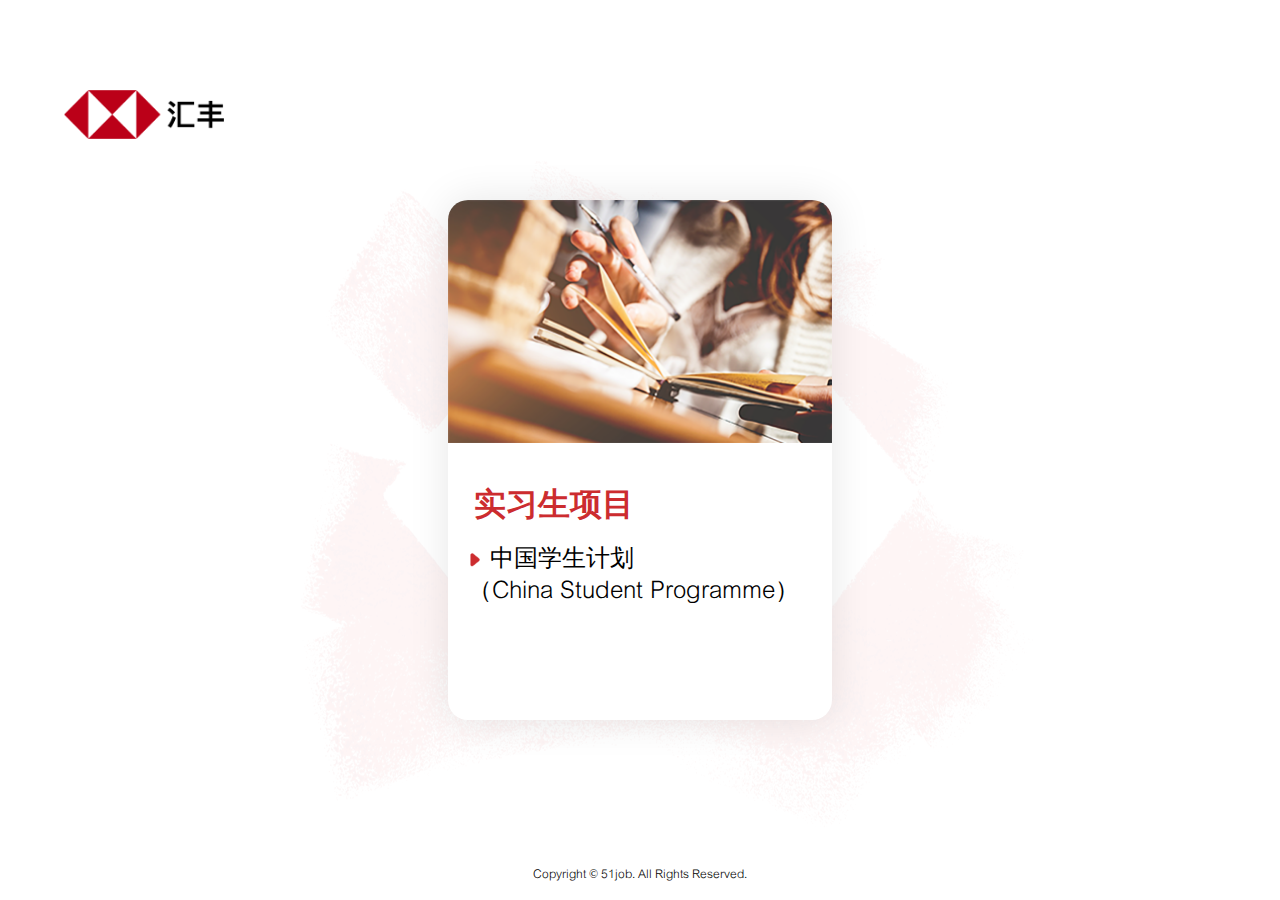
<file: index.html>
<!DOCTYPE html>
<html lang="en">
<head>
  <!-- JSl70ee6Jeu8oxGMrnHo3wvqVj9bJJhqny8ovd8jeAdW8zS6lGyMfg4YvP5ZGYLPdS2XzC8arn1nfU9tlh5NT6Po3hvJfE0NNgPdnr4VinI= -->
  <!-- 是否使用数据接口：否 -->
  <meta charset="UTF-8">
  <meta name="viewport" content="width=device-width, initial-scale=1.0">
  <meta http-equiv="X-UA-Compatible" content="ie=edge">
  <meta http-equiv="Content-Type" content="text/html; charset=utf-8" />
  <meta name="viewport" content="width=device-width,initial-scale=1" />
  <title>汇丰银行2025校园招聘</title>
  <meta content="汇丰银行2025校园招聘，前程无忧为您提供最新招聘职位，校园招聘信息，面试技巧等。帮助您顺利踏入汇丰银行2025校园的大门，开启一段崭新的职业生涯。" name="description">
  <meta content="汇丰银行2025校园招聘,汇丰银行2025校园招聘信息,汇丰银行2025校园招聘" name="keywords">
  <meta http-equiv="expires" content="0">
  <meta http-equiv="pragma" content="no-cache">
  <meta http-equiv="cache-control" content="no-cache">
  <meta name="format-detection" content="telephone=no">
  <meta name="viewport" content="width=device-width,initial-scale=1,minimum-scale=1,maximum-scale=1,user-scalable=no" />
  <meta name="viewport" content="width=1280">
  <meta name="robots" content="all" />
  <meta http-equiv="cache-control" content="no-siteapp">
  <meta name="render" content="webkit|ie-comp|ie-stand">
  <link rel="stylesheet" href="./css/reset.min.css">
  <!-- <link rel="stylesheet" href="./css/style.css"> -->
  <!-- <script src="https://campus.51job.com/51job-ideal-cdn/ienv/2022d1d1d5/ienv.min.js"></script>
  <script src="https://campus.51job.com/51job-ideal-cdn/jquery/2022d1d12d4/jquery.min.js"></script> -->
  <script type="text/javascript">
    if (/(iPhone|iPad|iPod|iOS|Android)/i.test(navigator.userAgent)) {
      window.location.href="./m/index.html"
    } else {

    }
  </script>
  <!-- 51统计 -->
  <link rel="stylesheet" type="text/css" href="css/reset.min.css" />
  <script>
    var sId = "2bcb8d4c5956c9aa0345824df34c0d81";
    show = document.createElement("script");
    show.src = "//analysis.51job.com/show.js?" + sId;
    var headElement = document.getElementsByTagName("head")[0];
    headElement.appendChild(show);
   </script>
                   
  <style type="text/css">
    body{
      font-family: 'light';
    }
    /*版权*/
    .copyright {
      position: absolute;
      bottom:0;
      width: 100%;
      text-align: center;
      height: 50px;
      line-height: 50px;
      color: #000;
      font-size: 12px;
      z-index: 20;
    }

    #demo1{
      height: 100vh;
      width: 100%;
      position: relative;
      background: url(images/zsj.png) no-repeat top left/100% 100%;
    }
    .s1-content{
      height:  calc(100% - 160px); /* 设置容器高度为 100% */
      display: flex;
      flex-direction: column;
      justify-content: center; /* 水平居中 */
      align-items: center; /* 垂直居中 */

    }
    .navbox{
        display: flex;
        justify-content: center; /* 水平居中 */
        align-items: center; /* 垂直居中 */
        cursor: pointer;
    }
    .navbox .l,
    .navbox .r,
    .navbox .c{
      width: 384px;
	    height:520px;  
      background-color: #ffffff;
      box-shadow: 0px 0px 40px 0px 
        rgba(0, 0, 0, 0.1);
      border-radius: 20px;
      margin-top: 180px;
    }
    .navbox .l img,
    .navbox .r img,
    .navbox .c img{
      width: 100%;
      border-radius: 20px 20px 0px 0px;
    }
    .navbox .l{
      margin-right: 50px;
    }
    .navbox p{
      padding-left: 20px;
      padding-bottom: 15px;
      box-sizing: border-box;
      font-size: 24px;
    }
    .navbox h2{
      font-size: 32px;
	    color: #cc2c2f;
      padding: 36px 0px 15px 26px;
      box-sizing: border-box;
    }
    @media (max-width: 1200px) {
      .navbox .l,
      .navbox .r,
      .navbox .c{
        flex: 1;
        width: auto;
        height:520px;  
        background-color: #ffffff;
        box-shadow: 0px 0px 40px 0px 
          rgba(0, 0, 0, 0.1);
        border-radius: 20px;
        margin-top: 180px;
      }
    }
    .logo{
      position: absolute;
      top: 10%;
      left: 5%;
      box-sizing: border-box;
      width: 160px;
	    height: 49px;
    }
    .sjx{
      width: 15px !important;
      height: 15px !important;
      vertical-align: middle;
      /* margin-right: 15px; */
    }
    .navbox a{
      color: #000;
    }

    @font-face {
    font-family: light;
    src: url('../font/light.woff') format('truetype');
    }
  
  </style>
</head>

<body>
  <!-- <div class="ent">
    <a href="about.html"><img src="images/ent.png"></a>
  </div> -->
  <div id="demo1">
   
    <div class="s1-content">
      <img class="logo" alt="logo" src="images/logo.png" />
      <div class="navbox">
        <!-- <div class="l">
          <img alt="logo" src="images/pic1.png" />
          <h2>
            应届生项目
          </h2>
          <a href="about1.html">
           <p>
            <img class="sjx" src="images/sjx.png" />
            管理培训生<br>（Graduate Programme）
           </p>
          </a>
          <a href="about2.html">
            <p>
              <img class="sjx" src="images/sjx.png" />
              未来领袖计划<br>（Supernova Programme）
             </p>
          </a>
        </div> -->
        <div class="c">
          <img alt="logo" src="images/pic2.png" />
          <h2>
            实习生项目
          </h2>
          <!-- <a  href="sip.html">
            <p>
              <img class="sjx" src="images/sjx.png" />
              暑期实习生<br> （Summer Intern Programme）
            </p>
          </a> -->
          <a href="csp.html">
           <p>
            <img class="sjx" src="images/sjx.png" />
            <span>
              中国学生计划<br>
              （China Student Programme）
            </span>
           </p>
          </a>
        </div>
        <!-- <div class="r">
          <img alt="logo" src="images/pic3.jpg" />
          <h2>
            汇聚英才·成就未来
          </h2>
          <a target="_blank" href="https://campus.51job.com/competition">
           <p>
            <img class="sjx" src="images/sjx.png" />
            <span>
              汇丰中国未来商业领袖挑战赛
            </span>
           </p>
          </a>
        </div> -->
      </div>
    </div>
    <!-- <img class="slogan" alt="logo" src="images/slogan.png" /> -->
  </div>
  <div class="copyright">
    <p>
      Copyright © 51job. All Rights Reserved.
      <!-- <img src="images/hand.png" />未经51job.com同意，不得转载本网站之所有招聘信息及作品；无忧工作网版权所有&copy;1999-
      <script>
        document.write((new Date()).getFullYear())
      </script> -->
    </p>
  </div>
</body>


</html>
</file>
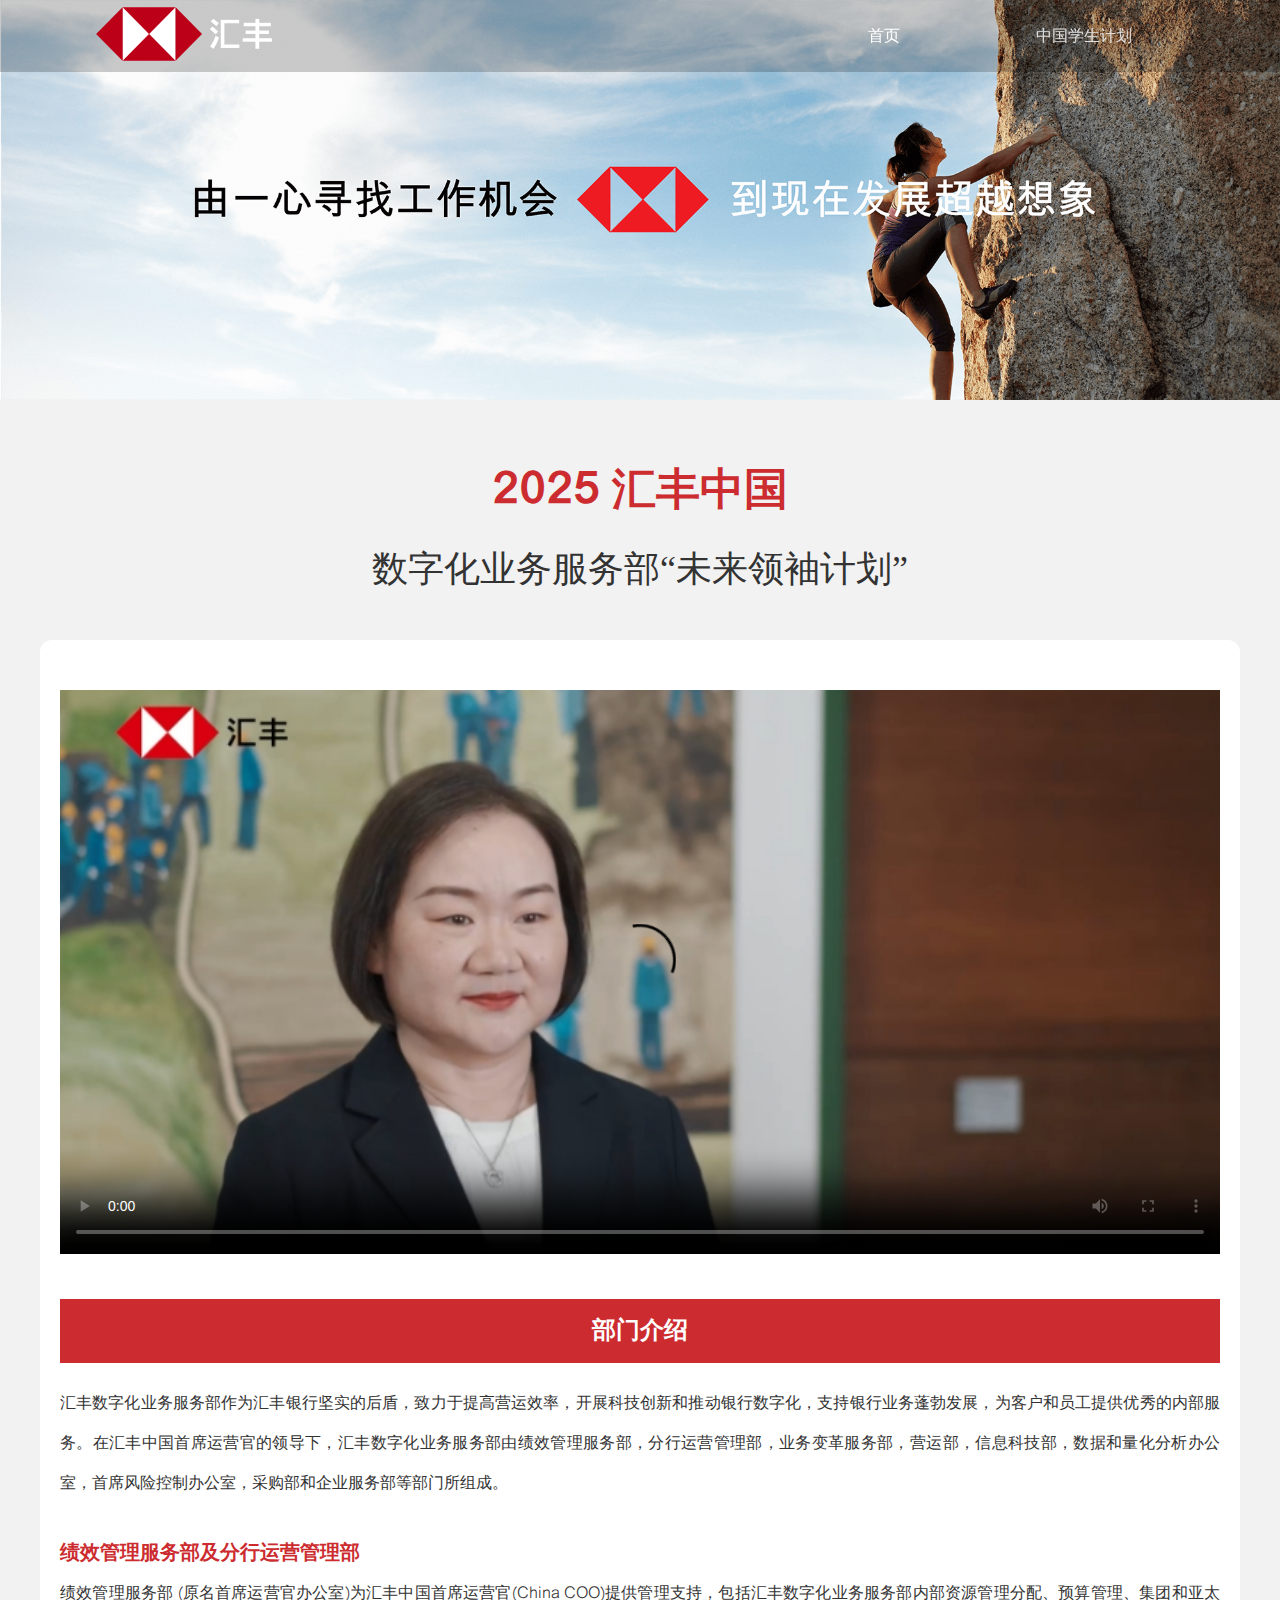
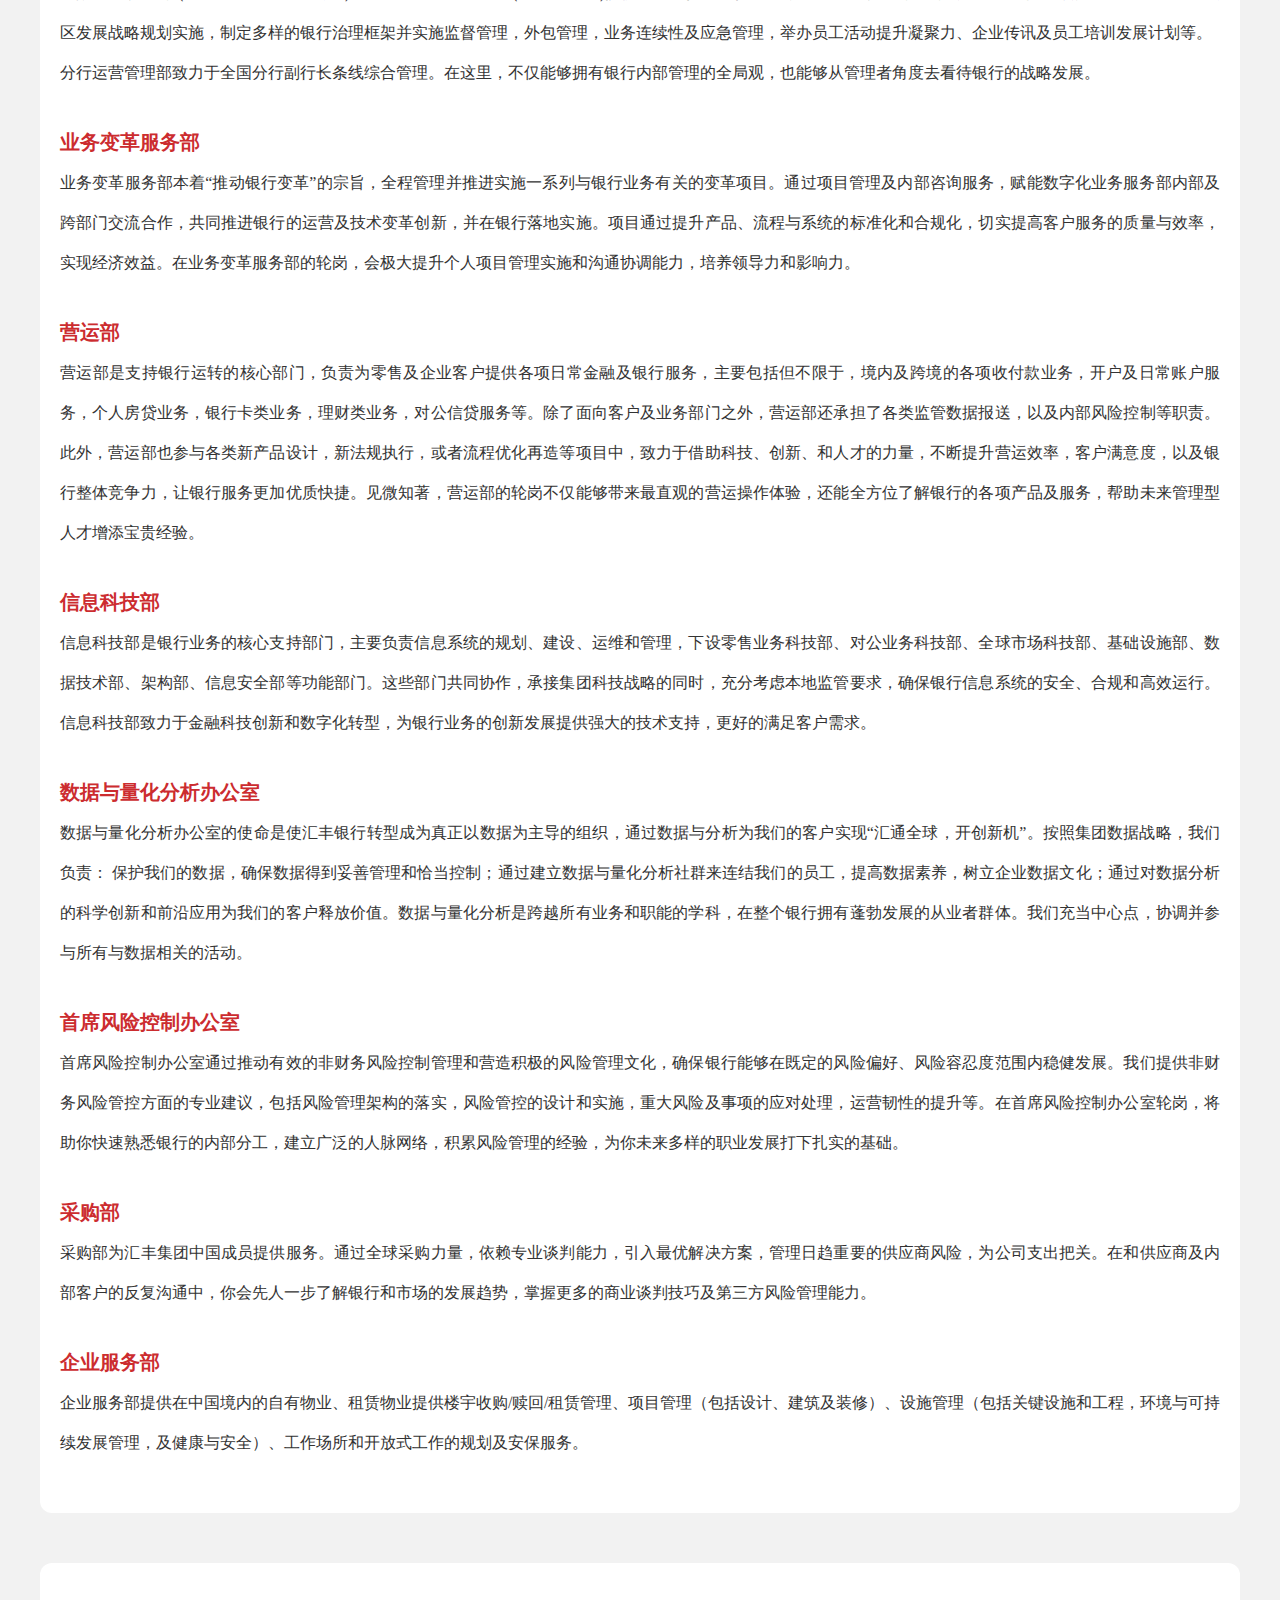
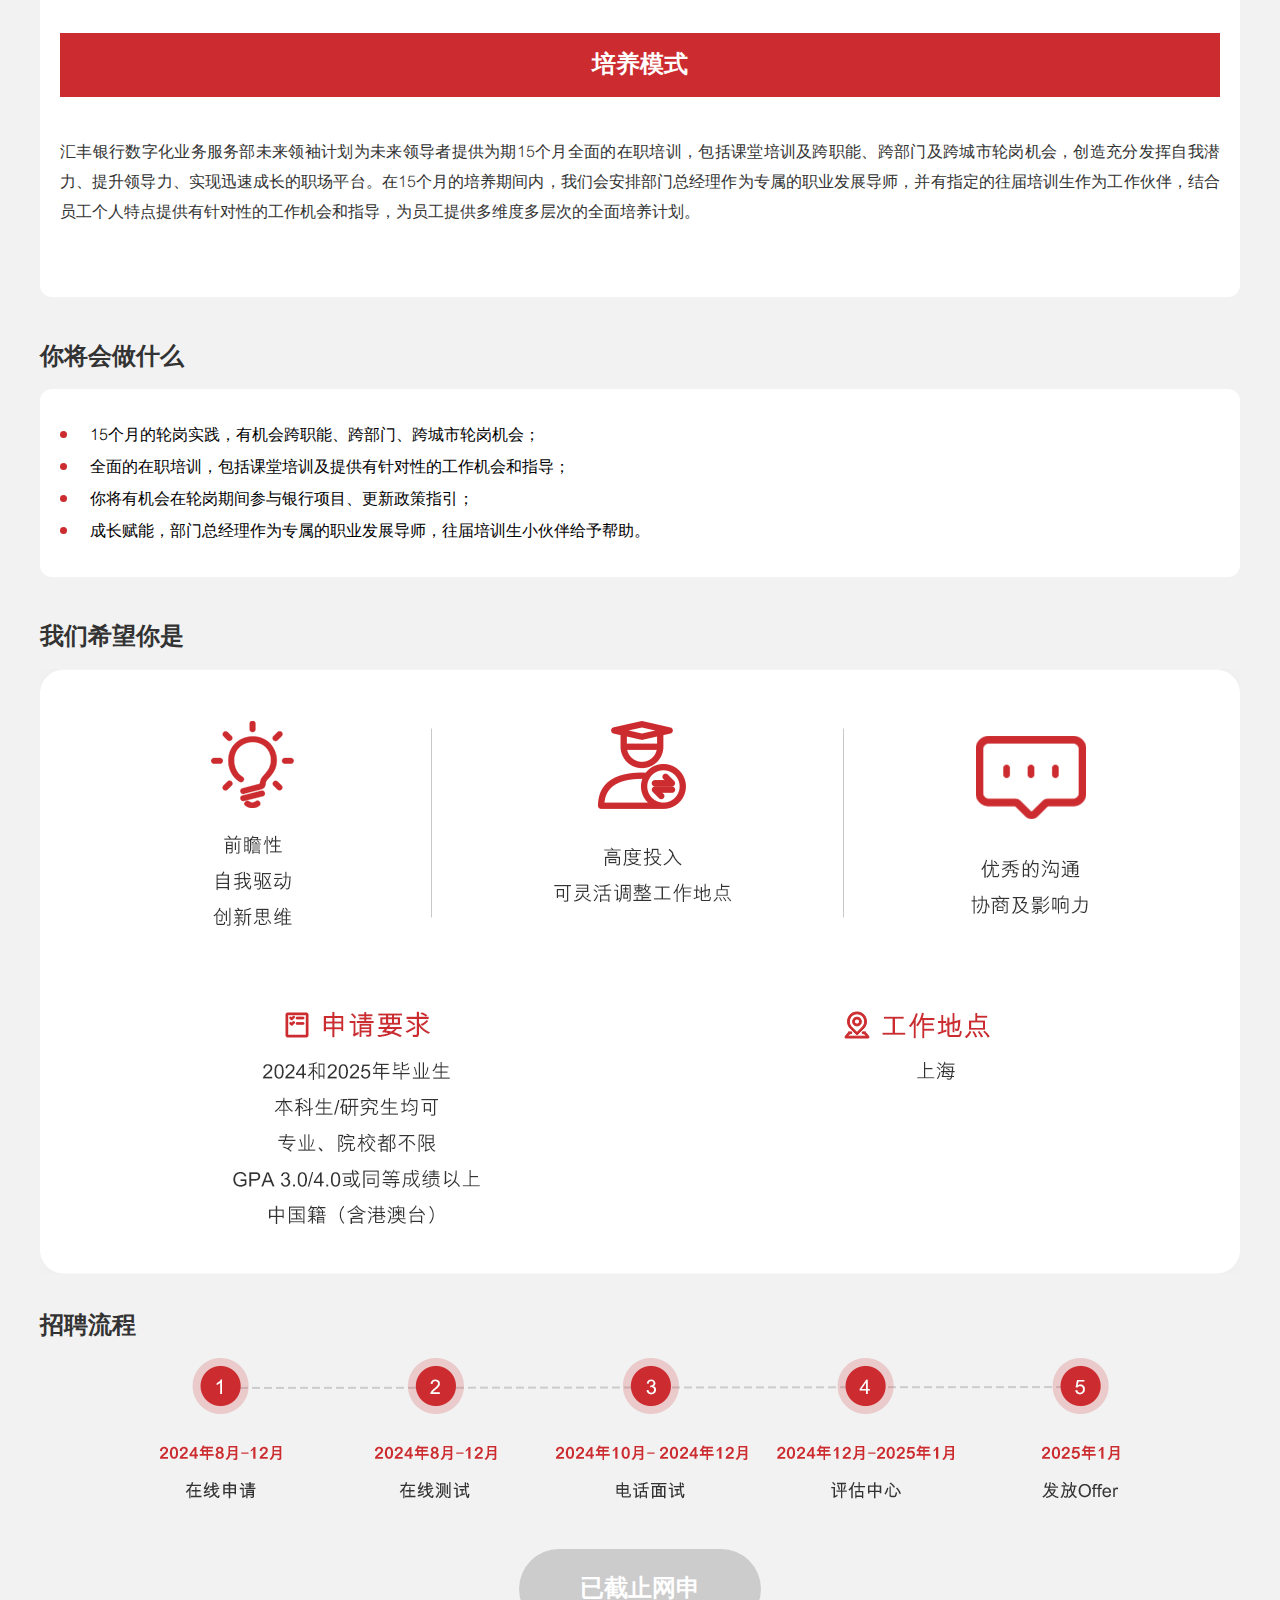
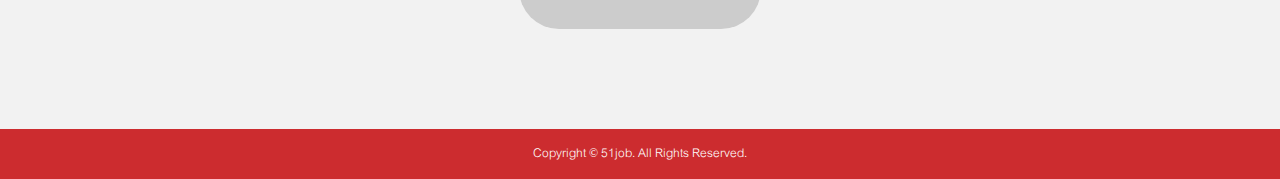
<file: about2.html>
<!DOCTYPE html>
<html>
    <head>
        <!-- JSl70ee6Jeu8oxGMrnHo3wvqVj9bJJhqny8ovd8jeAdW8zS6lGyMfg4YvP5ZGYLPdS2XzC8arn1nfU9tlh5NT6Po3hvJfE0NNgPdnr4VinI= -->
        <!-- 是否使用数据接口：否 -->
        <meta charset="UTF-8">
        <meta name="viewport" content="width=device-width, initial-scale=1.0">
        <meta http-equiv="X-UA-Compatible" content="ie=edge">
        <meta http-equiv="Content-Type" content="text/html; charset=utf-8" />
        <meta name="viewport" content="width=device-width,initial-scale=1" />
        <title>汇丰银行2025校园招聘</title>
        <meta content="汇丰银行2025校园招聘，前程无忧为您提供最新招聘职位，校园招聘信息，面试技巧等。帮助您顺利踏入汇丰银行2025校园的大门，开启一段崭新的职业生涯。" name="description">
        <meta content="汇丰银行2025校园招聘,汇丰银行2025校园招聘信息,汇丰银行2025校园招聘" name="keywords">
        <meta http-equiv="expires" content="0">
        <meta http-equiv="pragma" content="no-cache">
        <meta http-equiv="cache-control" content="no-cache">
        <meta name="format-detection" content="telephone=no">
        <meta name="viewport" content="width=device-width,initial-scale=1,minimum-scale=1,maximum-scale=1,user-scalable=no" />
        <meta name="viewport" content="width=1280">
        <meta name="robots" content="all" />
        <meta http-equiv="cache-control" content="no-siteapp">
        <meta name="render" content="webkit|ie-comp|ie-stand">
        <link href="css/reset.min.css" rel="stylesheet" type="text/css">
        <link href="css/style.css" rel="stylesheet" type="text/css">
        <link rel="stylesheet" href="https://campus.51job.com/51job-ideal-cdn/swiper/2022d5d2d0/swiper.min.css">
        <link rel="stylesheet" href="https://cdnjs.cloudflare.com/ajax/libs/animate.css/4.1.1/animate.min.css">
        <!-- <link rel="stylesheet" href="css/animate.min.css"> -->
        <link rel="stylesheet" type="text/css" href="css/certify.css" />
        <script type="text/javascript">
            if (/(iPhone|iPad|iPod|iOS|Android)/i.test(navigator.userAgent)) {
                // h5
                window.location.href="https://campus.51job.com/hsbc/m/about2.html"
            } else {
            }
        </script>
    </head>

    <body ctmid="" baseUrl="" jobdata="js/main.js">
        <div id="wrap">
            <div class="header">
                <div class="top top1">
                    <div class=" clearfix">
                        <div class="inner">
                            <div class="logo">
                                <img src="images/logo2.png" alt="" />
                            </div>
                            <ul class="nav1 clearfix">
                                <li><a href="index.html" forCheck="nav">首页</a></li>
                                <!-- <li class="nav3box">
                                    <a href="about1.html" forCheck="nav">管理培训生</a>
                                    <div class="nav3">
                                        <div>
                                           <a href="about1.html">项目介绍</a>
                                        </div>
                                        <div>
                                            <a href="about5.html">
                                                申请攻略及常见问题
                                            </a>
                                        </div>
                                    </div>
                                </li>
                                <li><a href="about2.html" forCheck="nav" class="on">未来领袖计划</a></li> -->
                                <!-- <li><a href="sip.html" forCheck="nav">暑期实习生</a></li> -->
                                <!-- <li><a target="_blank" href="https://campus.51job.com/competition" forCheck="nav">商业领袖挑战赛</a></li> -->
                                <li><a href="csp.html" forCheck="nav">中国学生计划</a></li>
                            </ul>
                        </div>
                    </div>
                </div>
                <div class="top top2">
                    <div class=" clearfix">
                        <div class="inner">
                            <div class="logo">
                                <img src="images/logo.png" alt="" />
                            </div>
                            <ul class="nav1 nav4 clearfix">
                                <li><a href="index.html" forCheck="nav">首页</a></li>
                                <!-- <li class="nav3box">
                                    <a href="about1.html" forCheck="nav">管理培训生</a>
                                    <div class="nav3">
                                        <div>
                                           <a href="about1.html">项目介绍</a>
                                        </div>
                                        <div>
                                            <a href="about5.html">
                                                申请攻略及常见问题
                                            </a>
                                        </div>
                                    </div>
                                </li>
                                <li><a href="about2.html"  class="on" forCheck="nav">未来领袖计划</a></li> -->
                                <!-- <li><a href="sip.html" forCheck="nav">暑期实习生</a></li> -->
                                <!-- <li><a target="_blank" href="https://campus.51job.com/competition" forCheck="nav">商业领袖挑战赛</a></li> -->
                                <li><a href="csp.html" forCheck="nav">中国学生计划</a></li>
                            </ul>
                        </div>
                    </div>
                </div>
                <div class="banner">
                    <img src="images/s1/banner.png" alt="" />
                </div>
            </div>
            <div class="main wlbox">
                <div class="inner clearfix">
                    <div class="titlebox">
                        <h2>
                            2025 汇丰中国
                        </h2>
                        <p>
                            数字化业务服务部“未来领袖计划”
                        </p>
                    </div>
                    <div class="content animate__animated animate__slideInUp">
                       
                        <div class="videobox">
                            <video poster="./images/fm7.jpg" src="https://ideal.chinaceotv.com/2024/830/20240829.mp4" controls="controls"></video>
                        </div>
                        <div class="fulture">
                            <div class="py">
                                部门介绍
                            </div>
                            <p>
                                汇丰数字化业务服务部作为汇丰银行坚实的后盾，致力于提高营运效率，开展科技创新和推动银行数字化，支持银行业务蓬勃发展，为客户和员工提供优秀的内部服务。在汇丰中国首席运营官的领导下，汇丰数字化业务服务部由绩效管理服务部，分行运营管理部，业务变革服务部，营运部，信息科技部，数据和量化分析办公室，首席风险控制办公室，采购部和企业服务部等部门所组成。
                            </p>
                            <p class="xbt">
                                绩效管理服务部及分行运营管理部
                            </p>
                            <p>
                                绩效管理服务部 (原名首席运营官办公室)为汇丰中国首席运营官(China COO)提供管理支持，包括汇丰数字化业务服务部内部资源管理分配、预算管理、集团和亚太区发展战略规划实施，制定多样的银行治理框架并实施监督管理，外包管理，业务连续性及应急管理，举办员工活动提升凝聚力、企业传讯及员工培训发展计划等。
                            </p>
                            <p>
                                分行运营管理部致力于全国分行副行长条线综合管理。在这里，不仅能够拥有银行内部管理的全局观，也能够从管理者角度去看待银行的战略发展。
                            </p>
                            <p class="xbt">
                                业务变革服务部
                            </p>
                            <p>
                                业务变革服务部本着“推动银行变革”的宗旨，全程管理并推进实施一系列与银行业务有关的变革项目。通过项目管理及内部咨询服务，赋能数字化业务服务部内部及跨部门交流合作，共同推进银行的运营及技术变革创新，并在银行落地实施。项目通过提升产品、流程与系统的标准化和合规化，切实提高客户服务的质量与效率，实现经济效益。在业务变革服务部的轮岗，会极大提升个人项目管理实施和沟通协调能力，培养领导力和影响力。
                            </p>
                            <p class="xbt">
                                营运部
                            </p>
                            <p>
                                营运部是支持银行运转的核心部门，负责为零售及企业客户提供各项日常金融及银行服务，主要包括但不限于，境内及跨境的各项收付款业务，开户及日常账户服务，个人房贷业务，银行卡类业务，理财类业务，对公信贷服务等。除了面向客户及业务部门之外，营运部还承担了各类监管数据报送，以及内部风险控制等职责。此外，营运部也参与各类新产品设计，新法规执行，或者流程优化再造等项目中，致力于借助科技、创新、和人才的力量，不断提升营运效率，客户满意度，以及银行整体竞争力，让银行服务更加优质快捷。见微知著，营运部的轮岗不仅能够带来最直观的营运操作体验，还能全方位了解银行的各项产品及服务，帮助未来管理型人才增添宝贵经验。
                            </p>
                            <p class="xbt">
                                信息科技部
                            </p>
                            <p>
                                信息科技部是银行业务的核心支持部门，主要负责信息系统的规划、建设、运维和管理，下设零售业务科技部、对公业务科技部、全球市场科技部、基础设施部、数据技术部、架构部、信息安全部等功能部门。这些部门共同协作，承接集团科技战略的同时，充分考虑本地监管要求，确保银行信息系统的安全、合规和高效运行。信息科技部致力于金融科技创新和数字化转型，为银行业务的创新发展提供强大的技术支持，更好的满足客户需求。
                            </p>
                            <p class="xbt">
                                数据与量化分析办公室
                            </p>
                            <p>
                                数据与量化分析办公室的使命是使汇丰银行转型成为真正以数据为主导的组织，通过数据与分析为我们的客户实现“汇通全球，开创新机”。按照集团数据战略，我们负责： 保护我们的数据，确保数据得到妥善管理和恰当控制；通过建立数据与量化分析社群来连结我们的员工，提高数据素养，树立企业数据文化；通过对数据分析的科学创新和前沿应用为我们的客户释放价值。数据与量化分析是跨越所有业务和职能的学科，在整个银行拥有蓬勃发展的从业者群体。我们充当中心点，协调并参与所有与数据相关的活动。
                            </p>
                            <p class="xbt">
                                首席风险控制办公室
                            </p>
                            <p>
                                首席风险控制办公室通过推动有效的非财务风险控制管理和营造积极的风险管理文化，确保银行能够在既定的风险偏好、风险容忍度范围内稳健发展。我们提供非财务风险管控方面的专业建议，包括风险管理架构的落实，风险管控的设计和实施，重大风险及事项的应对处理，运营韧性的提升等。在首席风险控制办公室轮岗，将助你快速熟悉银行的内部分工，建立广泛的人脉网络，积累风险管理的经验，为你未来多样的职业发展打下扎实的基础。
                            </p>
                            <p class="xbt">
                                采购部
                            </p>
                            <p>
                                采购部为汇丰集团中国成员提供服务。通过全球采购力量，依赖专业谈判能力，引入最优解决方案，管理日趋重要的供应商风险，为公司支出把关。在和供应商及内部客户的反复沟通中，你会先人一步了解银行和市场的发展趋势，掌握更多的商业谈判技巧及第三方风险管理能力。
                            </p>
                            <p class="xbt">
                                企业服务部
                            </p>
                            <p>
                                企业服务部提供在中国境内的自有物业、租赁物业提供楼宇收购/赎回/租赁管理、项目管理（包括设计、建筑及装修）、设施管理（包括关键设施和工程，环境与可持续发展管理，及健康与安全）、工作场所和开放式工作的规划及安保服务。
                            </p>
                        </div>
                       
                    </div>

                    <!-- 培养模式 -->
                    <div class="content animate__animated animate__slideInUp pyms">
                        <div class="py">
                            培养模式
                        </div>
                        <p>
                            汇丰银行数字化业务服务部未来领袖计划为未来领导者提供为期15个月全面的在职培训，包括课堂培训及跨职能、跨部门及跨城市轮岗机会，创造充分发挥自我潜力、提升领导力、实现迅速成长的职场平台。在15个月的培养期间内，我们会安排部门总经理作为专属的职业发展导师，并有指定的往届培训生作为工作伙伴，结合员工个人特点提供有针对性的工作机会和指导，为员工提供多维度多层次的全面培养计划。
                        </p>
                    </div>
                    <p class="xb-l">
                        你将会做什么
                    </p>
                    <div class="content doit">
                        <div class="cirbox">
                            <p>
                                15个月的轮岗实践，有机会跨职能、跨部门、跨城市轮岗机会；
                            </p>
                            <p>
                                全面的在职培训，包括课堂培训及提供有针对性的工作机会和指导；
                            </p>
                            <p>
                                你将有机会在轮岗期间参与银行项目、更新政策指引；
                            </p>
                            <p>
                                成长赋能，部门总经理作为专属的职业发展导师，往届培训生小伙伴给予帮助。
                            </p>
                           
                        </div>
                    </div>
                    <p class="xb-l">
                        我们希望你是
                    </p>
                    <!-- <div class="content">
                        <div class="picbox">
                            <img src="images/pic3.png" alt="" />
                        </div>
                    </div> -->
                    <div class="picbox">
                        <img src="images/pic8.png" alt="" />
                    </div>
                    <p class="xb-l">
                        招聘流程
                    </p>
                    <div class="picbox lcbox">
                        <img src="images/lc.png" alt="" />
                    </div>
                    <!-- <a class="click-web" href="https://hsbc.taleo.net/careersection/external/jobdetail.ftl?lang=en_gb&job=0000KKA5">
                        <div class="submit">
                           已截止网申
                        </div>
                    </a> -->
                    <div class="submit closeSubmit">
                        已截止网申
                    </div>
                </div>
                <!-- <div class="nav2 animate__animated animate__fadeIn">
                    <ul>
                        <li>
                           <a href="#qqyqbox">
                            <img src="images/wjx1.png" alt="" />申请要求
                           </a>
                        </li>
                        <li>
                            <a href="about5.html">
                                <img src="images/wt1.png" alt="" />常见问题
                            </a>
                        </li>
                    </ul>
                </div> -->
            </div>
            
            <div class="copyright">
                Copyright © 51job. All Rights Reserved.
               <!-- 未经51job.com同意，不得转载本网站之所有招聘信息及作品；无忧工作网版权所有&copy;1999-<script>
                    document.write((new Date()).getFullYear())
                </script> -->
            </div>

        </div>

        <script type="text/javascript" src="js/jquery.min.js"></script>

        <script type="text/javascript" src="js/qq.js"></script>
        <script type="text/javascript" src="js/main.js"></script>
        <script type="text/javascript">

        </script>
    </body>

</html>
</file>
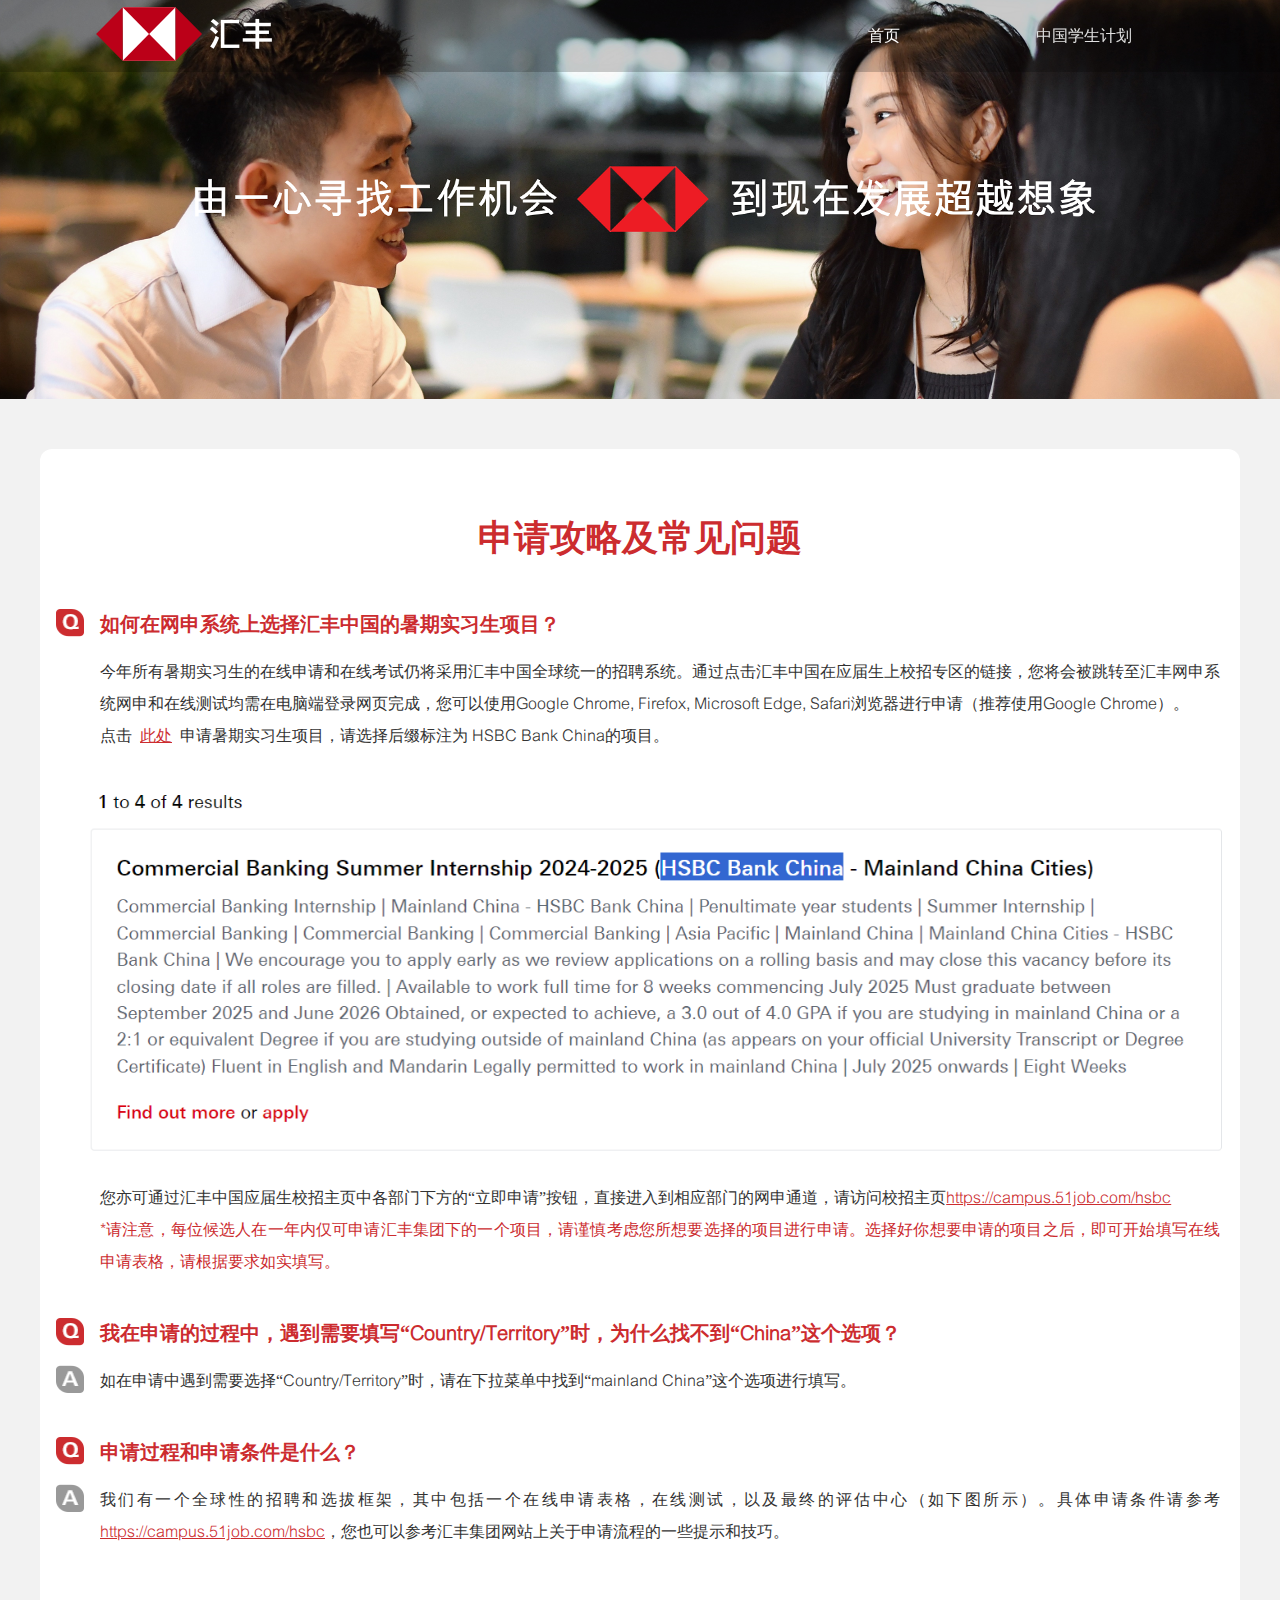
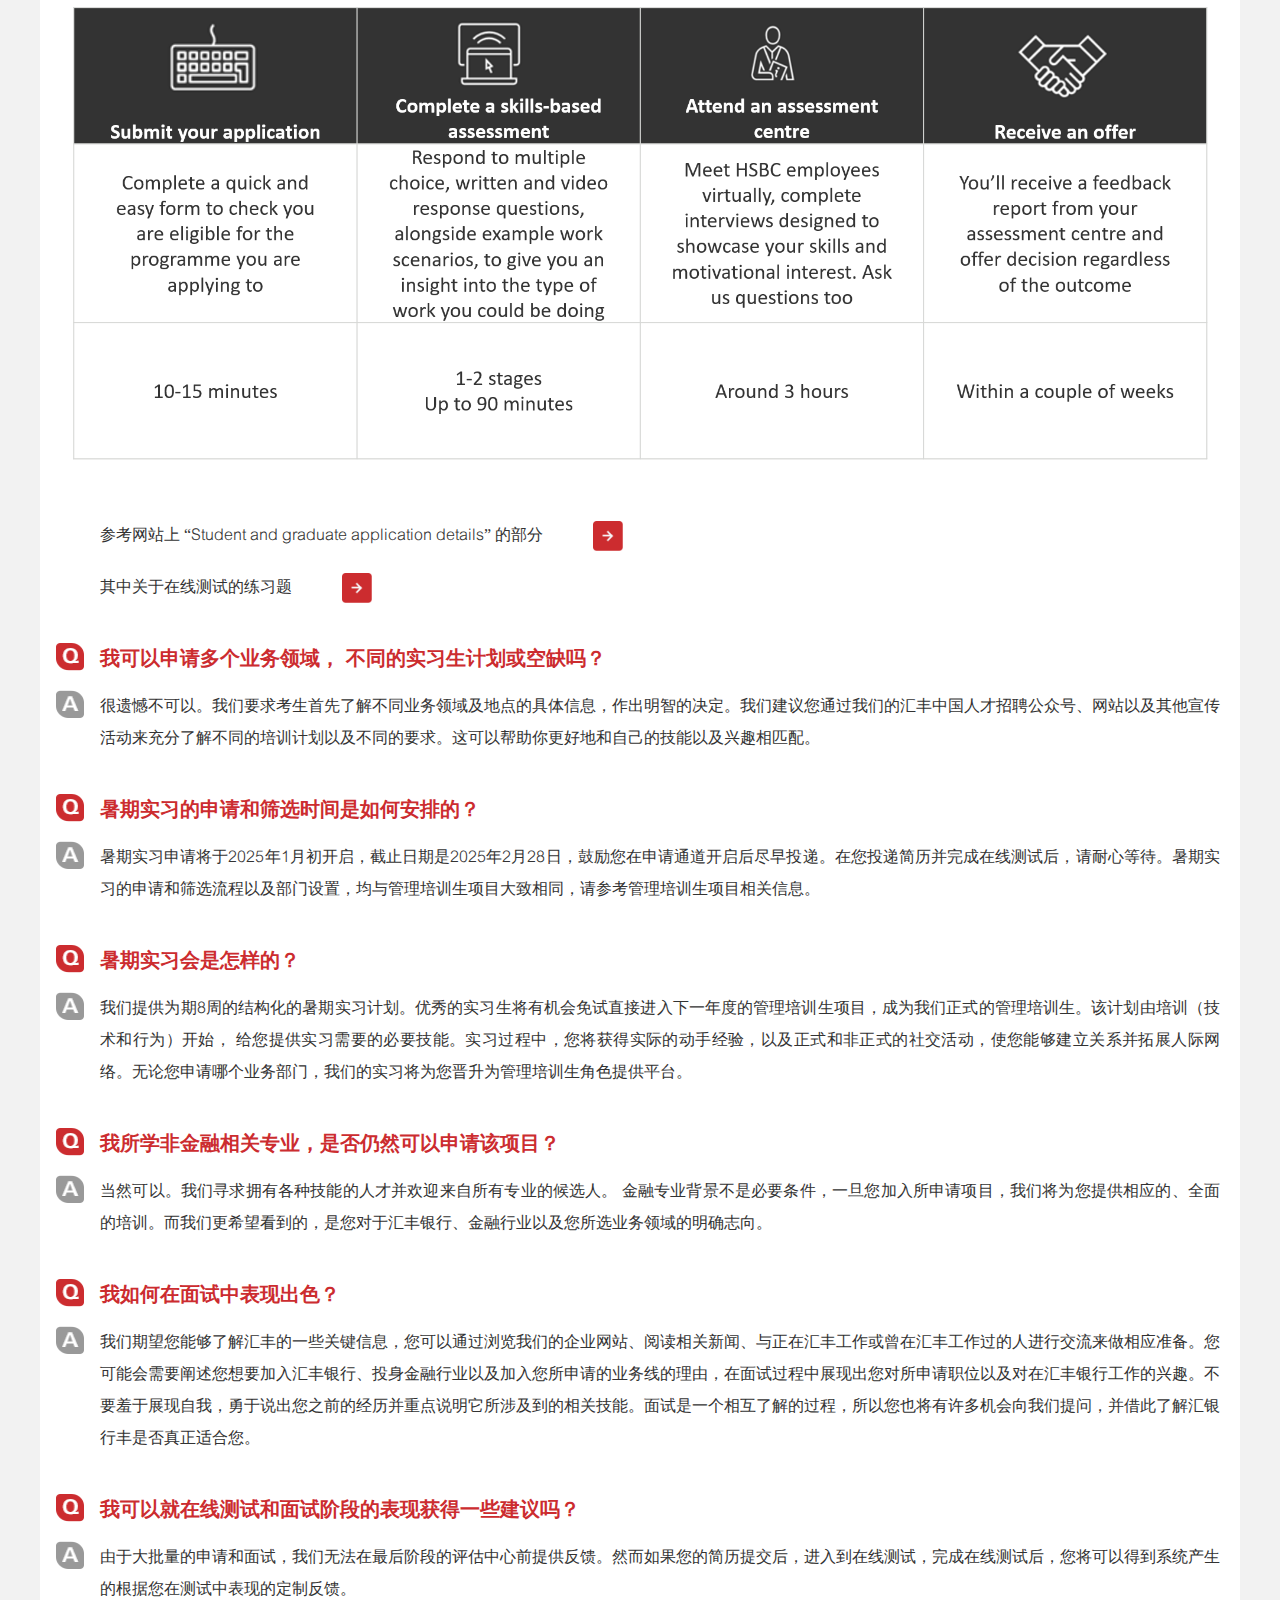
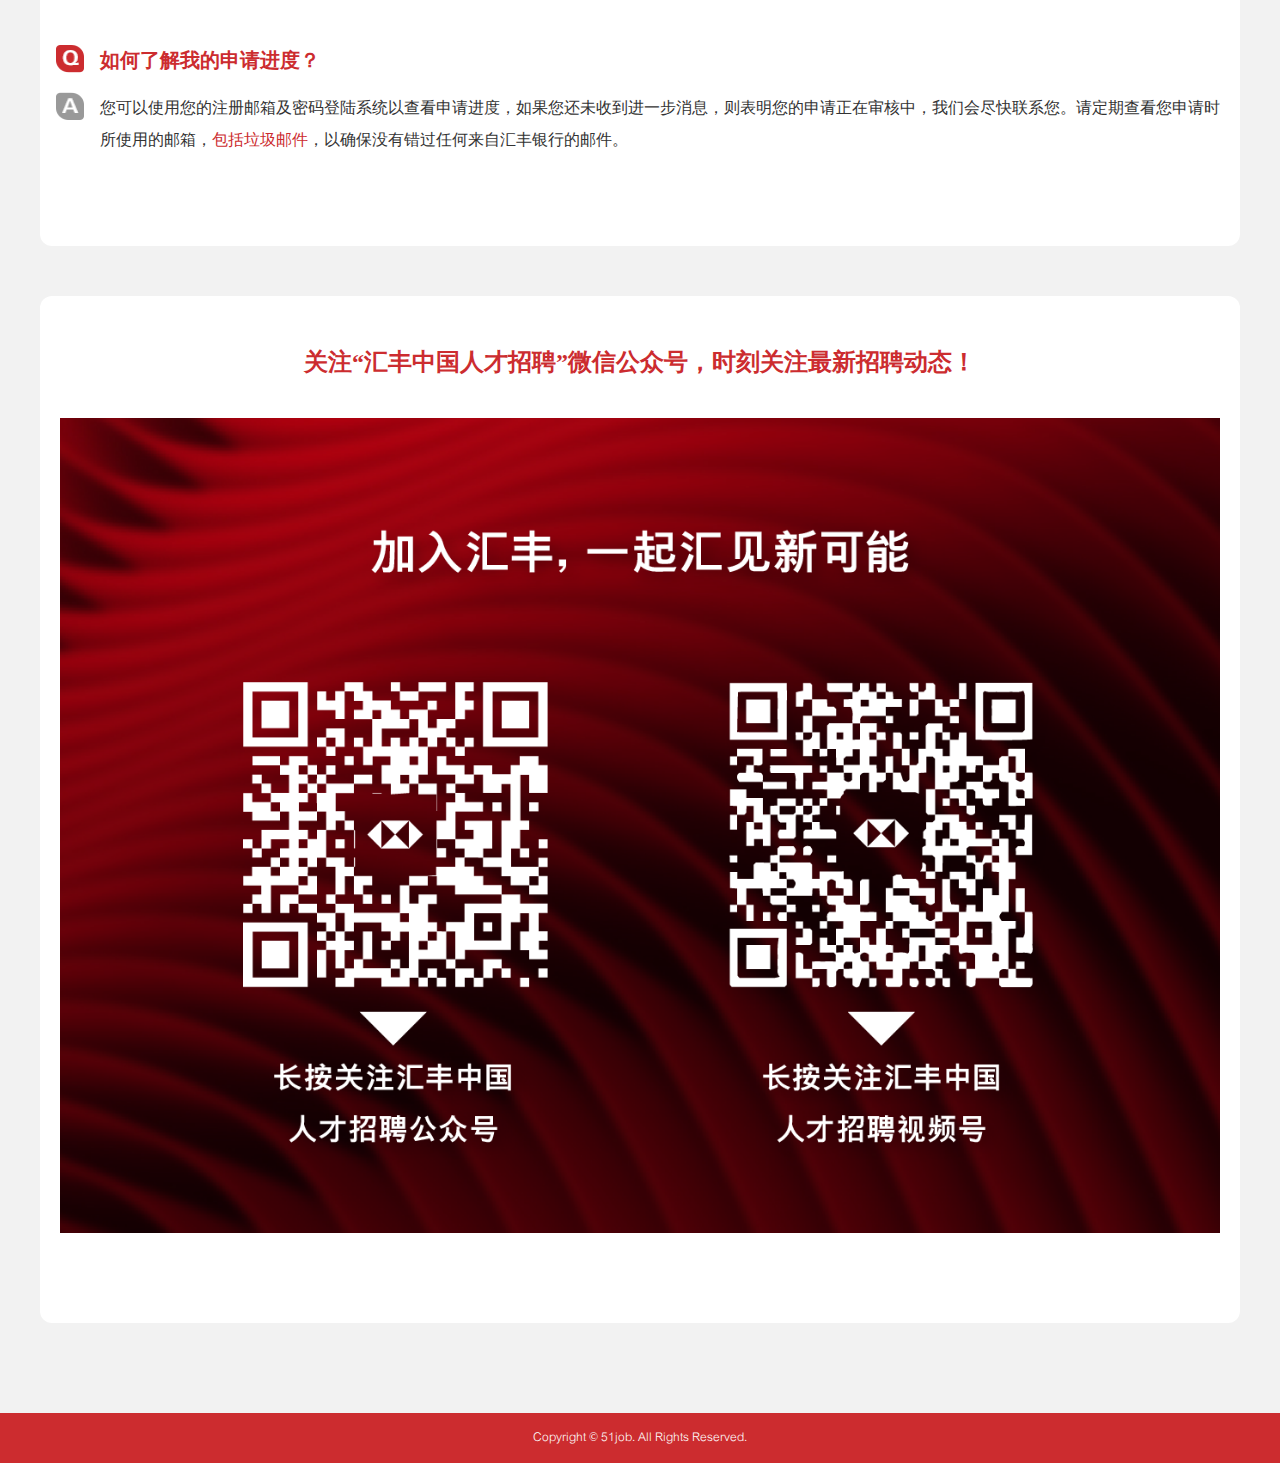
<file: about5.html>
<!DOCTYPE html>
<html>
    <head>
        <!-- JSl70ee6Jeu8oxGMrnHo3wvqVj9bJJhqny8ovd8jeAdW8zS6lGyMfg4YvP5ZGYLPdS2XzC8arn1nfU9tlh5NT6Po3hvJfE0NNgPdnr4VinI= -->
        <!-- 是否使用数据接口：否 -->
        <meta charset="UTF-8">
        <meta name="viewport" content="width=device-width, initial-scale=1.0">
        <meta http-equiv="X-UA-Compatible" content="ie=edge">
        <meta http-equiv="Content-Type" content="text/html; charset=utf-8" />
        <meta name="viewport" content="width=device-width,initial-scale=1" />
        <title>汇丰银行2025校园招聘</title>
        <meta content="汇丰银行2025校园招聘，前程无忧为您提供最新招聘职位，校园招聘信息，面试技巧等。帮助您顺利踏入汇丰银行2025校园的大门，开启一段崭新的职业生涯。" name="description">
        <meta content="汇丰银行2025校园招聘,汇丰银行2025校园招聘信息,汇丰银行2025校园招聘" name="keywords">
        <meta http-equiv="expires" content="0">
        <meta http-equiv="pragma" content="no-cache">
        <meta http-equiv="cache-control" content="no-cache">
        <meta name="format-detection" content="telephone=no">
        <meta name="viewport" content="width=device-width,initial-scale=1,minimum-scale=1,maximum-scale=1,user-scalable=no" />
        <meta name="viewport" content="width=1280">
        <meta name="robots" content="all" />
        <meta http-equiv="cache-control" content="no-siteapp">
        <meta name="render" content="webkit|ie-comp|ie-stand">
        <link href="css/reset.min.css" rel="stylesheet" type="text/css">
        <link href="css/style.css" rel="stylesheet" type="text/css">
        <link rel="stylesheet" href="https://campus.51job.com/51job-ideal-cdn/swiper/2022d5d2d0/swiper.min.css">
        <link rel="stylesheet" href="https://cdnjs.cloudflare.com/ajax/libs/animate.css/4.1.1/animate.min.css">
        <!-- <link rel="stylesheet" href="css/animate.min.css"> -->
        <link rel="stylesheet" type="text/css" href="css/certify.css" />
        <script type="text/javascript">
            if (/(iPhone|iPad|iPod|iOS|Android)/i.test(navigator.userAgent)) {
                // h5
                window.location.href="https://campus.51job.com/hsbc/m/about5.html"
            } else {
            }
        </script>
    </head>

    <body ctmid="" baseUrl="" jobdata="js/main.js">
        <div id="wrap">
            <div class="header">
                <div class="top top1">
                    <div class=" clearfix">
                        <div class="inner">
                            <div class="logo">
                                <img src="images/logo2.png" alt="" />
                            </div>
                            <ul class="nav1 clearfix">
                                <li><a href="index.html" forCheck="nav">首页</a></li>
                                <!-- <li class="nav3box">
                                    <a  class="on" href="about1.html" forCheck="nav">管理培训生</a>
                                    <div class="nav3">
                                        <div>
                                           <a href="about1.html">项目介绍</a>
                                        </div>
                                        <div>
                                            <a href="about5.html">
                                                申请攻略及常见问题
                                            </a>
                                        </div>
                                    </div>
                                </li>
                                <li><a href="about2.html" forCheck="nav">未来领袖计划</a></li> -->
                                <!-- <li><a href="sip.html" forCheck="nav">暑期实习生</a></li> -->
                                <!-- <li class="nav3box">
                                    <a href="sip.html" forCheck="nav" class="on">暑期实习生</a>
                                    <div class="nav3">
                                        <div>
                                           <a href="sip.html">项目介绍</a>
                                        </div>
                                        <div>
                                            <a href="about5.html">
                                                申请攻略及常见问题
                                            </a>
                                        </div>
                                    </div>
                                </li> -->
                                <!-- <li><a target="_blank" href="https://campus.51job.com/competition" forCheck="nav">商业领袖挑战赛</a></li> -->
                                <li><a href="csp.html" forCheck="nav">中国学生计划</a></li>
                            </ul>
                        </div>
                    </div>
                </div>
                <div class="top top2">
                    <div class=" clearfix">
                        <div class="inner">
                            <div class="logo">
                                <img src="images/logo.png" alt="" />
                            </div>
                            <ul class="nav1 nav4 clearfix">
                                <li><a href="index.html" forCheck="nav">首页</a></li>
                                <!-- <li class="nav3box">
                                    <a class="on" href="about1.html" forCheck="nav">管理培训生</a>
                                    <div class="nav3">
                                        <div>
                                           <a href="about1.html">项目介绍</a>
                                        </div>
                                        <div>
                                            <a href="about5.html">
                                                申请攻略及常见问题
                                            </a>
                                        </div>
                                    </div>
                                </li>
                                <li><a href="about2.html" forCheck="nav">未来领袖计划</a></li> -->
                                <!-- <li><a href="sip.html" forCheck="nav">暑期实习生</a></li> -->
                                <!-- <li class="nav3box">
                                    <a href="sip.html" forCheck="nav" class="on">暑期实习生</a>
                                    <div class="nav3">
                                        <div>
                                           <a href="sip.html">项目介绍</a>
                                        </div>
                                        <div>
                                            <a href="about5.html">
                                                申请攻略及常见问题
                                            </a>
                                        </div>
                                    </div>
                                </li> -->
                                <!-- <li><a target="_blank" href="https://campus.51job.com/competition" forCheck="nav">商业领袖挑战赛</a></li> -->
                                <li><a href="csp.html" forCheck="nav">中国学生计划</a></li>
                            </ul>
                        </div>
                    </div>
                </div>
                <div class="banner">
                    <img src="images/s1/banner2.png" alt="" />
                </div>
            </div>
            <div class="main qa-box">
                <div class="inner clearfix">
                    <div class="content animate__animated animate__slideInUp">
                        <div class="titlebox">
                            <h2>
                                申请攻略及常见问题
                            </h2>
                        </div>
                        <div class="qabox">
                            <!-- 1 -->
                            <div class="qa">
                                <p class="bt">
                                    如何在网申系统上选择汇丰中国的暑期实习生项目？
                                </p>
                                <p class="dj">
                                    今年所有暑期实习生的在线申请和在线考试仍将采用汇丰中国全球统一的招聘系统。通过点击汇丰中国在应届生上校招专区的链接，您将会被跳转至汇丰网申系统网申和在线测试均需在电脑端登录网页完成，您可以使用Google Chrome, Firefox, Microsoft Edge, Safari浏览器进行申请（推荐使用Google Chrome）。 
                                    <br>点击&ensp;<a class="click-web red" href="https://hsbcearlycareers.groupgti.com/VacancyPosting/Search#!/?facet_field=facetstring_VacancyDetail_Programme_Text:Summer%20Internship&facet_field=facetstring_VacancyDetail_CountryTerritory_Text:Mainland%20China">此处</a>&ensp;申请暑期实习生项目，请选择后缀标注为 HSBC Bank China的项目。
                                </p>
                                <div class="picbox">
                                    <img src="images/qa/6.png" alt="" />
                                </div>
                                <!-- <p class="dj">
                                    <br>点击&ensp;<a class="click-web red" href="https://hsbcearlycareers.groupgti.com/VacancyPosting/Search#!/?facet_field=facetstring_VacancyDetail_Location_Text:Mainland%20China%20Cities%20-%20HSBC%20Bank%20China&facet_field=facetstring_VacancyDetail_Programme_Text:Summer%20Internship">此处</a>&ensp;申请暑期实习生项目，请选择后缀标注为 HSBC Bank China的项目。
                                </p>
                                <div class="picbox">
                                    <img src="images/qa/2.png" alt="" />
                                </div> -->
                                <p class="dj">
                                    您亦可通过汇丰中国应届生校招主页中各部门下方的“立即申请”按钮，直接进入到相应部门的网申通道，请访问校招主页<a class="red" href="https://campus.51job.com/hsbc">https://campus.51job.com/hsbc</a> <br>
                                    <span class="red">*请注意，每位候选人在一年内仅可申请汇丰集团下的一个项目，请谨慎考虑您所想要选择的项目进行申请。选择好你想要申请的项目之后，即可开始填写在线申请表格，请根据要求如实填写。</span>
                                </p>
                            </div>

                            <!-- 2 -->
                            <div class="qa">
                                <p class="bt">
                                    我在申请的过程中，遇到需要填写“Country/Territory”时，为什么找不到“China”这个选项？
                                </p>
                                <p>
                                    如在申请中遇到需要选择“Country/Territory”时，请在下拉菜单中找到“mainland China”这个选项进行填写。
                                </p>
                            </div>

                            <!-- 3 -->
                            <div class="qa">
                                <p class="bt">
                                    申请过程和申请条件是什么？
                                </p>
                                <p>
                                    我们有一个全球性的招聘和选拔框架，其中包括一个在线申请表格，在线测试，以及最终的评估中心（如下图所示）。具体申请条件请参考 
                                    <a class="red" href="https://campus.51job.com/hsbc">https://campus.51job.com/hsbc</a>，您也可以参考汇丰集团网站上关于申请流程的一些提示和技巧。
                                </p>
                                <div class="picbox marginT">
                                    <img src="images/qa/5.png" alt="" style="width: 100%;margin: 0 auto;">
                                </div>
                                <p class="dj tz">
                                   <a class="click-web" href="https://www.hsbc.com/careers/application-hints-and-tips">参考网站上 “Student and graduate application details” 的部分<img class="jt" src="images/qa/jt.png"/></a>
                                </p>
                                <p class="dj tz2">
                                    <a class="click-web" href="https://hsbc.preparationplus.com/">其中关于在线测试的练习题<img class="jt" src="images/qa/jt.png"/></a>
                                </p>
                               
                            </div>

                            <!-- 4 -->
                            <div class="qa">
                                <p class="bt">
                                    我可以申请多个业务领域， 不同的实习生计划或空缺吗？
                                </p>
                                <p>
                                    很遗憾不可以。我们要求考生首先了解不同业务领域及地点的具体信息，作出明智的决定。我们建议您通过我们的汇丰中国人才招聘公众号、网站以及其他宣传活动来充分了解不同的培训计划以及不同的要求。这可以帮助你更好地和自己的技能以及兴趣相匹配。
                                </p>
                            </div>

                            <!-- 5 -->
                             <div class="qa">
                                <p class="bt">
                                    暑期实习的申请和筛选时间是如何安排的？
                                </p>
                                <p>
                                    暑期实习申请将于2025年1月初开启，截止日期是2025年2月28日，鼓励您在申请通道开启后尽早投递。在您投递简历并完成在线测试后，请耐心等待。暑期实习的申请和筛选流程以及部门设置，均与管理培训生项目大致相同，请参考管理培训生项目相关信息。
                                </p>
                            </div>

                            <!--  -->
                            <div class="qa">
                                <p class="bt">
                                    暑期实习会是怎样的？
                                </p>
                                <p>
                                    我们提供为期8周的结构化的暑期实习计划。优秀的实习生将有机会免试直接进入下一年度的管理培训生项目，成为我们正式的管理培训生。该计划由培训（技术和行为）开始， 给您提供实习需要的必要技能。实习过程中，您将获得实际的动手经验，以及正式和非正式的社交活动，使您能够建立关系并拓展人际网络。无论您申请哪个业务部门，我们的实习将为您晋升为管理培训生角色提供平台。
                                </p>
                            </div>

                            <!-- 6 -->
                            <div class="qa">
                                <p class="bt">
                                    我所学非金融相关专业，是否仍然可以申请该项目？
                                </p>
                                <p>
                                    当然可以。我们寻求拥有各种技能的人才并欢迎来自所有专业的候选人。 金融专业背景不是必要条件，一旦您加入所申请项目，我们将为您提供相应的、全面的培训。而我们更希望看到的，是您对于汇丰银行、金融行业以及您所选业务领域的明确志向。
                                </p>
                            </div>

                            <!-- 7 -->
                            <!-- <div class="qa">
                                <p class="bt">
                                    最后的评估中心需要去到现场进行面试吗？
                                </p>
                                <p>
                                    我们的评估中心将会提供在线评估的形式，具体安排请以我们届时通知为准。
                                </p>
                            </div> -->
                            <!-- 8 -->
                            <div class="qa">
                                <p class="bt">
                                    我如何在面试中表现出色？
                                </p>
                                <p>
                                    我们期望您能够了解汇丰的一些关键信息，您可以通过浏览我们的企业网站、阅读相关新闻、与正在汇丰工作或曾在汇丰工作过的人进行交流来做相应准备。您可能会需要阐述您想要加入汇丰银行、投身金融行业以及加入您所申请的业务线的理由，在面试过程中展现出您对所申请职位以及对在汇丰银行工作的兴趣。不要羞于展现自我，勇于说出您之前的经历并重点说明它所涉及到的相关技能。面试是一个相互了解的过程，所以您也将有许多机会向我们提问，并借此了解汇银行丰是否真正适合您。
                                </p>
                            </div>
                            <!-- 9 -->
                            <!-- <div class="qa">
                                <p class="bt">
                                    汇丰将提供什么样的培训机会？
                                </p>
                                <p>
                                    在汇丰，我们将对您的培训和发展给予规划。您在汇丰的职业旅程将从您就职的国家开启，在入职初期您将会加入管理培训生计划的“发现之旅”。紧接着您将接收所在部门的特定的业务训练。通过轮岗，课程和联谊活动，您会获得多样化的技能。在此过程中，您需要积极主动地加深对业务部门的了解。
                                </p>
                            </div> -->
                            <!-- 10 -->
                            <!-- <div class="qa">
                                <p class="bt">
                                    在培训过程中，我会获得哪些方面的支持？
                                </p>
                                <p>
                                    在管理培训生的计划中，您将会被指定一个导师以及工作伙伴，确保您获得必要支持和指导。您的直属经理或项目经理将评估定期你的表现，来帮助您的职业生涯步入正轨。
                                </p>
                            </div> -->
                            <!-- 11 -->
                            <div class="qa">
                                <p class="bt">
                                    我可以就在线测试和面试阶段的表现获得一些建议吗？
                                </p>
                                <p>
                                    由于大批量的申请和面试，我们无法在最后阶段的评估中心前提供反馈。然而如果您的简历提交后，进入到在线测试，完成在线测试后，您将可以得到系统产生的根据您在测试中表现的定制反馈。
                                </p>
                            </div>
                            <!-- 12 -->
                            <div class="qa">
                                <p class="bt">
                                    如何了解我的申请进度？
                                </p>
                                <p>
                                    您可以使用您的注册邮箱及密码登陆系统以查看申请进度，如果您还未收到进一步消息，则表明您的申请正在审核中，我们会尽快联系您。请定期查看您申请时所使用的邮箱，<span class="red">包括垃圾邮件</span>，以确保没有错过任何来自汇丰银行的邮件。
                                </p>
                            </div>
                            <!-- 13 -->
                            <!-- <div class="qa">
                                <p class="bt">
                                    汇丰会协助我申请相关国家的工作签证吗？
                                </p>
                                <p>
                                    如果你要申请汇丰中国管理培训生和暑期实习生机会，你需要取得你所申请的国家合法工作的权利。在大多数国家，这意味着您将需要一个国家的公民资格（例如加拿大，中国，卡塔尔，科威特，阿联酋，美国）。在一些国家，你不需要成为一个国家的公民（例如英国）。我们建议您查看该国的相关申请资格。
                                </p>
                            </div> -->
                             <!-- 14 -->
                             <!-- <div class="qa">
                                <p class="bt">
                                    如果我想申请汇丰集团在中国大陆地区除银行外的其他机会，有什么途径？
                                </p>
                                <p>
                                    你可以在同样的申请链接中找到汇丰集团下其他公司，例如汇丰科技集团（HSBC Technology），如需了解更多详情，请访问<a class="click-web red" href="https://www.hsbc.com/careers/students-and-graduates/graduate-opportunities/technology-graduate-programme">https://www.hsbc.com/careers/students-and-graduates/graduate-opportunities/technology-graduate-programme.</a>同样的，在管理培训生和暑期实习生项目的框架下，您仅可选择汇丰集团下一个公司的一个项目进行申请。
                                </p>
                            </div> -->

                        </div>
          
                       
                    </div>

                    <!-- 培养模式 -->
                    <div class="content animate__animated animate__slideInUp ewm">
                        <h2>
                            关注“汇丰中国人才招聘”微信公众号，时刻关注最新招聘动态！
                        </h2>
                        <div class="picbox">
                            <img src="images/qa/ewm2.png" alt="" style="width: 100%;margin: 0 auto;"/>
                        </div>
                    </div>
                    
                </div>
                <!-- <div class="nav2 animate__animated animate__fadeIn">
                    <ul>
                        <li>
                           <a href="#qqyqbox">
                            <img src="images/wjx1.png" alt="" />申请要求
                           </a>
                        </li>
                        <li>
                            <a href="about5.html">
                                <img src="images/wt1.png" alt="" />常见问题
                            </a>
                        </li>
                    </ul>
                </div> -->
            </div>
            
            <div class="copyright">
                Copyright © 51job. All Rights Reserved.
               <!-- 未经51job.com同意，不得转载本网站之所有招聘信息及作品；无忧工作网版权所有&copy;1999-<script>
                    document.write((new Date()).getFullYear())
                </script> -->
            </div>

        </div>

        <script type="text/javascript" src="js/jquery.min.js"></script>

        <script type="text/javascript" src="js/qq.js"></script>
        <script type="text/javascript" src="js/main.js"></script>
        <script type="text/javascript">

        </script>
    </body>

</html>
</file>
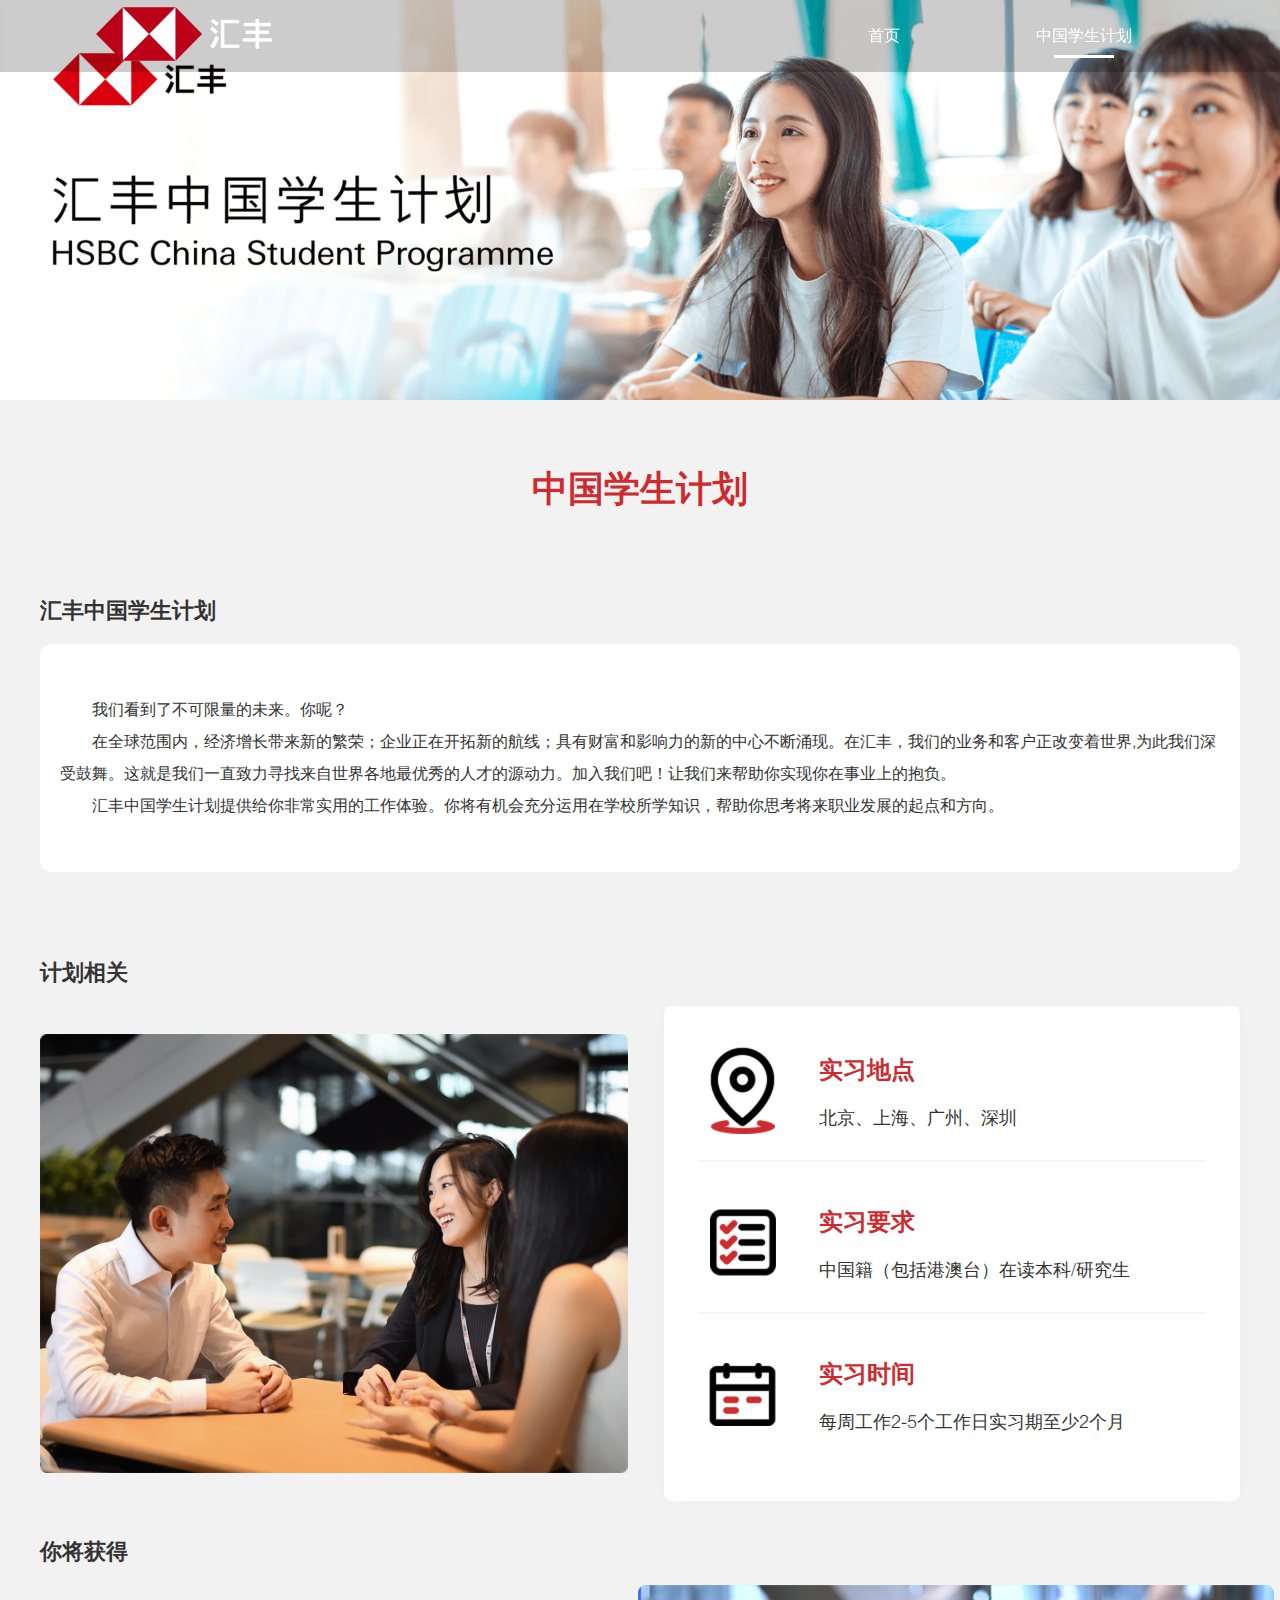
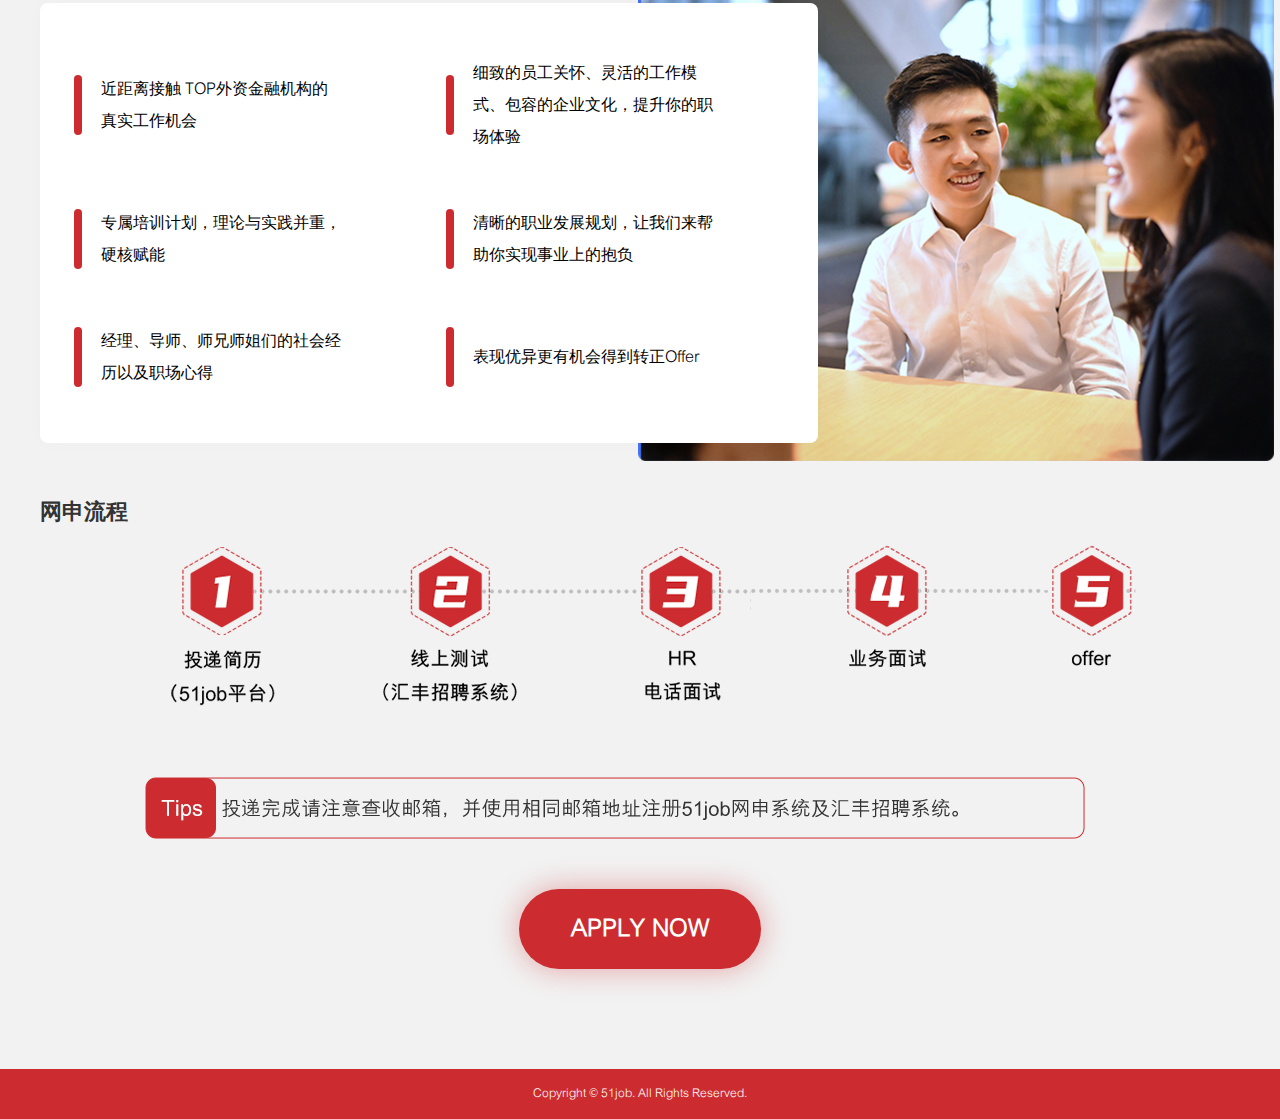
<file: csp.html>
<!DOCTYPE html>
<html>
    <head>
        <!-- JSl70ee6Jeu8oxGMrnHo3wvqVj9bJJhqny8ovd8jeAdW8zS6lGyMfg4YvP5ZGYLPdS2XzC8arn1nfU9tlh5NT6Po3hvJfE0NNgPdnr4VinI= -->
        <!-- 是否使用数据接口：否 -->
        <meta charset="UTF-8">
        <meta name="viewport" content="width=device-width, initial-scale=1.0">
        <meta http-equiv="X-UA-Compatible" content="ie=edge">
        <meta http-equiv="Content-Type" content="text/html; charset=utf-8" />
        <meta name="viewport" content="width=device-width,initial-scale=1" />
        <title>汇丰银行2025校园招聘</title>
        <meta content="汇丰银行2025校园招聘，前程无忧为您提供最新招聘职位，校园招聘信息，面试技巧等。帮助您顺利踏入汇丰银行2025校园的大门，开启一段崭新的职业生涯。" name="description">
        <meta content="汇丰银行2025校园招聘,汇丰银行2025校园招聘信息,汇丰银行2025校园招聘" name="keywords">
        <meta http-equiv="expires" content="0">
        <meta http-equiv="pragma" content="no-cache">
        <meta http-equiv="cache-control" content="no-cache">
        <meta name="format-detection" content="telephone=no">
        <meta name="viewport" content="width=device-width,initial-scale=1,minimum-scale=1,maximum-scale=1,user-scalable=no" />
        <meta name="viewport" content="width=1280">
        <meta name="robots" content="all" />
        <meta http-equiv="cache-control" content="no-siteapp">
        <meta name="render" content="webkit|ie-comp|ie-stand">
        <link href="css/reset.min.css" rel="stylesheet" type="text/css">
        <link href="css/style.css" rel="stylesheet" type="text/css">
        <link rel="stylesheet" href="https://campus.51job.com/51job-ideal-cdn/swiper/2022d5d2d0/swiper.min.css">
        <link rel="stylesheet" href="https://cdnjs.cloudflare.com/ajax/libs/animate.css/4.1.1/animate.min.css">
        <!-- <link rel="stylesheet" href="css/animate.min.css"> -->
        <link rel="stylesheet" type="text/css" href="css/certify.css" />
        <script type="text/javascript">
            if (/(iPhone|iPad|iPod|iOS|Android)/i.test(navigator.userAgent)) {
                // h5
                window.location.href="https://campus.51job.com/hsbc/m/csp.html"
            } else {
            }
        </script>
    </head>

    <body ctmid="" baseUrl="" jobdata="js/main.js">
        <div id="wrap">
            <div class="header">
                <div class="top top1">
                    <div class=" clearfix">
                        <div class="inner">
                            <div class="logo">
                                <img src="images/logo2.png" alt="" />
                            </div>
                            <ul class="nav1 clearfix">
                                <li><a href="index.html" forCheck="nav">首页</a></li>
                                <!-- <li class="nav3box">
                                    <a href="about1.html" forCheck="nav">管理培训生</a>
                                    <div class="nav3">
                                        <div>
                                           <a href="about1.html">项目介绍</a>
                                        </div>
                                        <div>
                                            <a href="about5.html">
                                                申请攻略及常见问题
                                            </a>
                                        </div>
                                    </div>
                                </li>
                                <li><a href="about2.html" forCheck="nav">未来领袖计划</a></li> -->
                                <!-- <li><a href="sip.html" forCheck="nav">暑期实习生</a></li> -->
                                <!-- <li class="nav3box">
                                    <a href="sip.html" forCheck="nav">暑期实习生</a>
                                    <div class="nav3">
                                        <div>
                                           <a href="sip.html">项目介绍</a>
                                        </div>
                                        <div>
                                            <a href="about5.html">
                                                申请攻略及常见问题
                                            </a>
                                        </div>
                                    </div>
                                </li> -->
                                <!-- <li><a target="_blank" href="https://campus.51job.com/competition" forCheck="nav">商业领袖挑战赛</a></li> -->
                                <li><a href="csp.html" forCheck="nav" class="on">中国学生计划</a></li>
                            </ul>
                        </div>
                    </div>
                </div>
                <div class="top top2">
                    <div class=" clearfix">
                        <div class="inner">
                            <div class="logo">
                                <img src="images/logo.png" alt="" />
                            </div>
                            <ul class="nav1 nav4 clearfix">
                                <li><a href="index.html" forCheck="nav">首页</a></li>
                                <!-- <li class="nav3box">
                                    <a href="about1.html" forCheck="nav">管理培训生</a>
                                    <div class="nav3">
                                        <div>
                                           <a href="about1.html">项目介绍</a>
                                        </div>
                                        <div>
                                            <a href="about5.html">
                                                申请攻略及常见问题
                                            </a>
                                        </div>
                                    </div>
                                </li>
                                <li><a href="about2.html" forCheck="nav">未来领袖计划</a></li> -->
                                <!-- <li><a href="sip.html" forCheck="nav">暑期实习生</a></li> -->
                                <!-- <li class="nav3box">
                                    <a href="sip.html" forCheck="nav">暑期实习生</a>
                                    <div class="nav3">
                                        <div>
                                           <a href="sip.html">项目介绍</a>
                                        </div>
                                        <div>
                                            <a href="about5.html">
                                                申请攻略及常见问题
                                            </a>
                                        </div>
                                    </div>
                                </li> -->
                                <!-- <li><a target="_blank" href="https://campus.51job.com/competition" forCheck="nav">商业领袖挑战赛</a></li> -->
                                <li><a href="csp.html" class="on" forCheck="nav">中国学生计划</a></li>
                            </ul>
                        </div>
                    </div>
                </div>
                <div class="banner">
                    <img src="images/banner2.png" alt="" />
                </div>
            </div>
            <div class="main">
                <div class="inner clearfix student-plan animate__animated animate__slideInUp">
                    <div class="titlebox">
                        <h2>
                            中国学生计划
                        </h2>
                    </div>
                    <p class="xb-l">
                        汇丰中国学生计划
                    </p>
                    <div class="content studentplan">
                       <p>
                        我们看到了不可限量的未来。你呢？
                       </p>
                       <p>
                        在全球范围内，经济增长带来新的繁荣；企业正在开拓新的航线；具有财富和影响力的新的中心不断涌现。在汇丰，我们的业务和客户正改变着世界,为此我们深受鼓舞。这就是我们一直致力寻找来自世界各地最优秀的人才的源动力。加入我们吧！让我们来帮助你实现你在事业上的抱负。
                       </p>
                       <p>
                        汇丰中国学生计划提供给你非常实用的工作体验。你将有机会充分运用在学校所学知识，帮助你思考将来职业发展的起点和方向。
                       </p>
                    </div>
                    <p class="xb-l">
                        计划相关
                    </p>
                    <div class="plansbox">
                        <div class="l">
                            <img src="images/pic4.png" alt="" class="l"/>
                        </div>
                        <div class="r">
                            <div class="line">
                                <div>
                                    <img src="images/plan1.png" alt="" class="planicon"/>
                                </div>
                                <div class="plist">
                                    <h2>实习地点</h2>
                                    <p>
                                        北京、上海、广州、深圳
                                    </p>
                                </div>
                            </div>
                            <div class="line">
                                <div>
                                    <img src="images/plan2.png" alt="" class="planicon"/>
                                </div>
                                <div class="plist">
                                    <h2>实习要求</h2>
                                    <p>
                                        中国籍（包括港澳台）在读本科/研究生
                                    </p>
                                </div>
                            </div>
                            <div class="line">
                                <div>
                                    <img src="images/plan3.png" alt="" class="planicon"/>
                                </div>
                                <div class="plist">
                                    <h2>实习时间</h2>
                                    <p>
                                        每周工作2-5个工作日实习期至少2个月
                                    </p>
                                </div>
                            </div>
                        </div>
                       
                    </div>
                    <div class="twopart-img">
                        <!-- <img src="images/pic4.png" alt="" class="l"/>
                        <img src="images/pic4.2.png" alt="" /> -->
                    </div>
                    <!-- iconlist -->
                    <!-- <div class="iconlist">
                        <a class="click-web" href="https://mp.weixin.qq.com/s?__biz=MzAxMjA5Njc3Mg==&mid=2650577510&idx=1&sn=0d81790dd647fb1b790168b4ef9cac58&chksm=83bf3e0db4c8b71b6fa515831462a553242b79248a355d63baa748a58050844161d513def7cf&token=1821634964&lang=zh_CN#rd">
                            <div class="icon-box">
                                <div class="imgbox">
                                    <img src="images/icon/1.png" alt="" class="l"/>
                                    <img src="images/icon/1.1.png" alt="" class="l"/>
                                </div>
                                <p>
                                    财富管理及个人银行业务部
                                </p>
                            </div>
                        </a>
                        <a class="click-web" href="https://mp.weixin.qq.com/s?__biz=MzAxMjA5Njc3Mg==&mid=2650577556&idx=1&sn=bd18a66159479f1cff7d2591f45b69ba&chksm=83bf3effb4c8b7e919294a856315e750c293daf447795ec81a95f68b9a02085e15caa7eed2b7&token=1821634964&lang=zh_CN">
                            <div class="icon-box">
                                <div class="imgbox">
                                    <img src="images/icon/2.png" alt="" class="l"/>
                                    <img src="images/icon/2.1.png" alt="" class="l"/>
                                </div>
                                <p>环球私人银行</p>
                            </div>
                        </a>
                        <a class="click-web" href="https://mp.weixin.qq.com/s?__biz=MzAxMjA5Njc3Mg==&mid=2650577347&idx=5&sn=eb83eb05d2c7a09f4988646acbad3983&chksm=83bf3da8b4c8b4bed11283c087d90b1b0d0fff22d72dab12feacbbbb8bf93a0da69627d4f429&token=1821634964&lang=zh_CN#rd">
                            <div class="icon-box">
                                <div class="imgbox">
                                    <img src="images/icon/3.png" alt="" class="l"/>
                                    <img src="images/icon/3.1.png" alt="" class="l"/>
                                </div>
                                <p>
                                    工商金融业务部
                                </p>
                            </div>
                        </a>
                        <a class="click-web" href="https://mp.weixin.qq.com/s?__biz=MzAxMjA5Njc3Mg==&mid=2650577347&idx=3&sn=3759a4d449d766b2f8ec3507c13d93c5&chksm=83bf3da8b4c8b4bec2b637f29d68c99f84a10e39df79501775650b845cb8085a8e371191e522&token=1821634964&lang=zh_CN#rd">
                            <div class="icon-box">
                                <div class="imgbox">
                                    <img src="images/icon/4.png" alt="" class="l"/>
                                    <img src="images/icon/4.1.png" alt="" class="l"/>
                                </div>
                                <p>
                                    环球银行业务部
                                </p>
                            </div>
                        </a>
                        <a class="click-web" href="https://mp.weixin.qq.com/s?__biz=MzAxMjA5Njc3Mg==&mid=2650577347&idx=2&sn=a91a94c4a12b1d6389974a070e774164&chksm=83bf3da8b4c8b4bebd70143402f344dc7e28a7deac563d875704755ffb2a15e8ce1618287d69&token=1821634964&lang=zh_CN">
                            <div class="icon-box">
                                <div class="imgbox">
                                    <img src="images/icon/5.png" alt="" class="l"/>
                                    <img src="images/icon/5.1.png" alt="" class="l"/>
                                </div>
                                <p>
                                    资本市场及证券服务部
                                </p>
                            </div>
                        </a>
                        <a class="click-web" href="https://www.hsbc.com/careers/our-business-areas-and-teams/digital-business-services">
                            <div class="icon-box">
                                <div class="imgbox">
                                    <img src="images/icon/6.png" alt="" class="l"/>
                                    <img src="images/icon/6.1.png" alt="" class="l"/>
                                </div>
                                <p>
                                    数字化业务服务部
                                </p>
                            </div>
                        </a>
                        <a class="click-web" href="https://www.hsbc.com/careers/our-business-areas-and-teams/global-functions">
                            <div class="icon-box">
                                <div class="imgbox">
                                    <img src="images/icon/7.png" alt="" class="l"/>
                                    <img src="images/icon/7.1.png" alt="" class="l"/>
                                </div>
                                <p>
                                    环球职能部
                                </p>
                            </div>
                        </a>
                    </div> -->
                    <p class="xb-l">
                        你将获得
                    </p>
                    <div class="willbox">
                        <div class="l">
                            <div>
                                <p>近距离接触 TOP外资金融机构的真实工作机会</p>
                            </div>
                            <div>
                               <p>
                                细致的员工关怀、灵活的工作模式、包容的企业文化，提升你的职场体验
                               </p>
                            </div>
                            <div>
                                <p>
                                    专属培训计划，理论与实践并重，硬核赋能
                                </p>
                            </div>
                            <div>
                                <p>
                                    清晰的职业发展规划，让我们来帮助你实现事业上的抱负
                                </p>
                            </div>
                            <div>
                                <p>
                                    经理、导师、师兄师姐们的社会经历以及职场心得
                                </p>
                            </div>
                            <div>
                                <p>表现优异更有机会得到转正Offer</p>
                            </div>
                        </div>
                        <div class="r">
                            <img src="images/pic6.png" alt="" />
                        </div>
                    </div>

                    <p class="xb-l">
                        网申流程
                    </p>
                    <div class="picbox">
                        <img src="images/pic7.png" alt="" />
                    </div>
                    <a href="https://young.yingjiesheng.com/xyzlogin?ctmid=d12dacd2-41d8-4dac-abdb-8d4c4c1b4569&ehirejobid=&jumpurl=https%3A%2F%2Fxyz.51job.com%2FExternal%2FOthers%2FLogin51.aspx%3FCtmID%3Dd12dacd2-41d8-4dac-abdb-8d4c4c1b4569%26prd%3Dcampus.51job.com%26prp%3D%26cd%3Dxyz.51job.com%26cp%3D%26ruid%3D%26backurl%3D%26auid%3D%26uuid%3D%26partner%3D">
                        <div class="submit">
                            APPLY NOW
                        </div>
                    </a>
                </div>
                <!-- <div class="nav2 animate__animated animate__fadeIn">
                    <ul>
                        <li>
                           <a href="#qqyqbox">
                            <img src="images/wjx1.png" alt="" />申请要求
                           </a>
                        </li>
                        <li>
                            <a href="about5.html">
                                <img src="images/wt1.png" alt="" />常见问题
                            </a>
                        </li>
                    </ul>
                </div> -->
            </div>
            
            <div class="copyright">
                Copyright © 51job. All Rights Reserved.
               <!-- 未经51job.com同意，不得转载本网站之所有招聘信息及作品；无忧工作网版权所有&copy;1999-<script>
                    document.write((new Date()).getFullYear())
                </script> -->
            </div>

        </div>

        <script type="text/javascript" src="js/jquery.min.js"></script>

        <script type="text/javascript" src="js/qq.js"></script>
        <script type="text/javascript" src="js/main.js"></script>
        <script type="text/javascript">
            $(document).on('mouseenter','.icon-box',function(){
                $('.city-tips').css('display','block')
                $(this).children('.imgbox').children('img').eq(0).hide()
                $(this).children('.imgbox').children('img').eq(1).css('display','block')
            })
            $(document).on('mouseleave','.icon-box',function(){
                $(this).children('.imgbox').children('img').eq(1).hide()
                $(this).children('.imgbox').children('img').eq(0).css('display','block')
            })
        </script>
    </body>

</html>
</file>
<file: css/style.css>
/*页面总宽度*/
#wrap{
    width: 100%;
    min-width: 1280px;
    margin: 0 auto;
}

/*主体内容宽度*/
.inner{
    width: 1200px;
    margin: 0 auto;
}

/*头部区域*/
.header{
    position: relative;
}
.top{
    position: fixed;
    z-index: 9;
    top: 0;
    width: 100%;
    background-color: rgba(0, 0, 0, 0.2);
}
.top .inner{
    width: 85%;
    height:72px;
    display: flex;
    align-items: center;
    justify-content: space-between;

}
.top .logo{
    float: left;
    cursor: pointer;
}
.top .logo img{
    /* width: 50%; */
}
.top .nav1{
    display: flex;
    justify-content: space-between;
    /* flex-wrap: wrap; */
    /* float: right; */
}
.top .nav1 li{
    /* float: left; */
    position: relative;
    width: 200px;

}
.top .nav1 li a{
    display: block;
    /* padding: 0px 30px; */
    /* padding: 0 36px; */
    height: 40px;
    line-height: 40px;
    font-size: 16px;
    color: #e0e0e0;
    text-align: center;
    transition: all .3s;
}
.top .nav1 li:last-child a{
    padding: 0 !important;
}
.top .nav1 li a.on, .top .nav1 li a:hover{
    /* background: #888; */
    color: #fff;
}
.top .nav1 li>a:hover::after,
.top .nav1 li>a.on:after {
    content: "";
    position: absolute;
    left: 50%;
    transform: translateX(-50%);
    bottom: -2px;
    width:60px;
    height: 3px;
    background-color: #ffffff;
}

.top2 {
    display: none;
    background-color: #fff;
}
.top .nav4 li a{
    display: block;
    width: 200px;
    /* padding: 0px 50px; */
    /* padding: 0 36px; */
    height: 40px;
    line-height: 40px;
    font-size: 16px;
    color: darkgray;
    text-align: center;
    transition: all .3s;
}
.top .nav1 li:nth-child(1) a{
    color: #fff;
}
.top .nav4 li:nth-child(1) a{
    color: #cc2c2f;
}
.top .nav4 li>a.on,.top .nav4 li>a:hover{
    color:  rgb(204, 44, 47);
}
.top .nav4 li>a:hover::after,
.top .nav4 li>a.on:after {
    background-color: rgb(204, 44, 47);
}

.top .nav3box{
    position: relative;
}
.top .nav3{
    width: 100%;
    color: #cc2c2f !important;
    background-color: #fff !important;
    position: absolute;
    text-align: center;
    min-height: 100px;
    top: 40px;
    border-radius: 8px;
    display: flex;
    align-items: center;
    justify-content: space-between;
    flex-direction: column;
    padding: 5px;
    box-sizing: border-box;
    font-size: 14px;
    display: none;
}
.top .nav3 div a{
    color: #cc2c2f !important;
    font-size: 14px;
}
.top .nav3 div{
    cursor: pointer;
    flex: 1;
    display: flex;
    align-items: center;
    justify-content: center;
    width: 100%;
}
.top .nav3 div:hover{
    border-radius: 8px;

    background-color: #cc2c2f;
}
.top .nav3 div a:hover{
    color: #fff !important;
}
.top .nav1 .nav3box:hover .nav3{
    display: flex;
    flex-direction: column;
}
/*banner*/
.banner img{
    width: 100%;
    vertical-align: bottom;
}

/*main*/
.main{
    background-color: #f2f2f2;
    position: relative;
    padding: 50px 0px;
    /* margin-top: 40px; */
}

/*title*/
.title{

}
.title h1{
    height: 36px;
    line-height: 36px;
    font-size: 18px;
    color: #fff;
    text-align: center;
}

/*contain*/
.container{
    margin-top: 24px;
}
.dsn{
    display: none;
}
.pjz{
    text-align: center;
}

/*content*/
.content{
    width: 1200px;
    min-height: 200px;
    font-size: 18px;
    background:#fff;
    border-radius: 12px;
    padding: 50px 20px;
    box-sizing: border-box;
    margin-bottom: 0.5rem;

}

.block {
    height:300px;
    background: #f47937;
    margin-bottom: 20px;
}


/*版权*/
.copyright{
    margin:0px auto 0;
    width:100%;
    height:50px;
    line-height:50px;
    text-align:center;
    color:#fff;
    font-size:12px;
    background: #cc2c2f;
}
.copyright img{
    vertical-align: text-bottom;
}

/*回到顶部*/
#goToTop { 
    position: fixed; right: 110px; z-index: 9000; bottom: 50px; 
}
#goToTop a { 
    background: none repeat scroll 0 0 #ddd; 
    /* border: 1px solid #CCCCCC;  */
    border-radius: 3px; 
    -webkit-border-radius: 12px; 
    color: #FF9966; 
    font-size: 14px; 
    text-decoration: none; 
    text-shadow: 0 1px 0 #999; 
    -webkit-text-shadow: 0 1px 0 #999; }
#goToTop a{
    padding: 7px;
    display: inline-block;
    letter-spacing: 10px;
    text-align: center;
}
#goToTop a:hover{
    background: none repeat scroll 0 0 #cc2c2f;
}

/*地图*/
.map{
    width: 100%;
    margin: 0 auto;
    height: 500px;
}
.map .map-div {
    width: 100%;
    height: 100%;
    position: relative;
    z-index: 1;
}

/*网页分享*/
.bdsharebuttonbox{
    position: fixed;
    left: 10px;
    bottom: 15px;
}
html, body {
    height: 100%; /* 设置 body 高度为 100% */
    margin: 0; /* 去除 body 的默认 margin */
    font-family: 'light';
  }


.nav2{
    position: absolute;
    top: 50px;
    right: 20px;
    width: 200px;
    height: 142px;
    background-color: #fff;
    border-radius: 12px;
}

@media screen and (max-width: 1600px) {
    .nav2{
        right: 0px;
        width: 150px;
    }
}

.qqicon img:nth-child(2){
    display: none;
}
.nav2 a{
    color: rgb(51, 51, 51);
}
.nav2 ul{
    height: 100%;
    /* padding: 30px 0px; */
    box-sizing: border-box;
    display: flex;
    flex-direction: column;
    justify-content: space-between;
    align-items: center;
}
.nav2 ul li{
    display: flex;
    align-items: center;
    justify-content: center;
    width: 90%;
    flex: 1;
    text-align: center;

}
.nav2 ul li:nth-child(1){
    border-bottom: solid 1px #999;
}
.nav2 ul li img{
    margin-right: 10px;
    vertical-align: middle;
}
.nav2 ul li a{
    width: 100%;
    height: 80%;
    text-align: center;
    display: flex;
    align-items: center;
    justify-content: flex-start;
    padding-left: 20px;
}
.nav2 ul li a:hover{
    background-color: #cc2c2f;
    color: #fff;
}
.titlebox{
    text-align: center;
    line-height:80px;
    padding-bottom: 30px;
}
.titlebox h2{
    /* font-size: 34px; */
    font-size: 36px;
    color: rgb(204, 44, 47);
    font-family:'Heavy';
}
.wlbox .titlebox h2{
    font-size: 44px;
}
.wlbox .titlebox p{
    font-size: 36px;
}
.wlbox .videobox video{
    margin: 0 0px 20px;
}
.titlebox p{
    font-size: 24px;
    color: rgb(51, 51, 51);
}

.readybox .font32{
    font-size: 32px;
    color: rgb(51, 51, 51);
    margin-bottom: 30px;
}
.readybox p{
    font-size: 16px;
    color: rgb(51, 51, 51);
}

.font32{
    font-size: 32px !important;
    color: rgb(51, 51, 51);
    margin-bottom: 30px;
    font-weight: normal !important;
}

/* 分类box */
.qqym .flbox{
    flex-wrap: wrap;
}
.qqym .flbox .fl{
    flex: 0 0 32.5%;
    margin-bottom: 15px;
}
.flbox{
    margin: 30px 0px;
    display: flex;
    justify-content: space-between;
}
.fl{
    flex: 1;
    background-color: #CC2C2F05;
    border-radius: 12px;
    min-height: 245px;
    margin-right: 5px;
    padding: 32px 12px 10px 0px;
    box-sizing: border-box;
}
.fl:last-child{
    margin-right: 0;
}
.fl .flbt{
    font-size: 20px;
    color: rgb(204, 44, 47);
    font-weight: bold;
    margin-bottom: 40px;
    padding-left: 22px;
}
.bm{
    height: 40px;
    line-height: 40px;
    display: flex;
    justify-content: space-between;
    align-items: center;
    padding-left: 22px;
    cursor: pointer;
    font-size: 16px;
}
.bm.on{
    color: #fff;
    border-radius: 8px;
    background-color: rgb(204, 44, 47);
}
.bm img{
    width: 36px;
    height: 20px;
    vertical-align: middle;
}
.jt2,.jt1{
    display: none;
}
.show{
    display: block;
}
.show2 span{
    line-height: 28px;
}

.jjbox p:nth-child(1),
.spbox p:nth-child(1){
    font-size: 26px;
    color: rgb(0, 0, 0);
    margin-bottom: 30px;
    font-weight: bold;
}
.jjbox p:nth-child(2),
.spbox p:nth-child(2){
    font-size: 16px;
    color: rgb(0, 0, 0);
    line-height: 35px;
    font-weight: normal;
}
.three-nav{
    margin: 50px 0px 0px;
    box-sizing: border-box;
    display: flex;
    justify-content: space-between;
    cursor: pointer;
}
.three-nav>div{
    flex: 1;
    font-size: 16px;
    height: 53px;
    text-align: center;
    line-height: 53px;
    border-radius: 16px 16px 0px 0px;
    background-color: rgba(0, 0, 0, 0.02);
}
.three-nav>div.on{
    color: #fff;
    background-color: #cc2c2f;
}
.three-content{
    font-size: 16px;
    padding: 29px 24px 32px 29px;
    transform-origin: 0% 0% 0px;
    margin-bottom: 39px;
    box-shadow: rgba(0, 0, 0, 0.04) 0px 0px 20px 0px;
    box-sizing: border-box;

    /* line-height: 30px; */
}
.three-content p{
    line-height: 28px;
    position: relative;
    padding-left: 15px;
}
.three-content p::after{
    content: "";
    position: absolute;
    left: 0%;
    top: 10px;
    width:7px;
    height: 7px;
    border-radius: 50%;
    background-color: #cc2c2f;
}
.videobox video{
    width: 100%;
    margin: 30px 0px;
    box-sizing: border-box;
}

.submit{
    margin: 50px auto;
    font-size: 24px;
    color: rgb(255, 255, 255);
    width: 242px;
    height: 80px;
    border-radius: 40px;
    cursor: pointer;
    text-align: center;
    line-height: 80px;
    font-weight: bold;
    background-color: rgb(204, 44, 47);
    box-shadow: rgba(204, 44, 47, 0.4) 0px 0px 30px 0px;
}
.submit2{
    transform: scale(.8);
}
.welcome {
    text-align: center;
    line-height: 38px;
    font-size: 16px;
}
.welcome a{
    color: #cc2c2f;
}

/* .xhcontent{
    min-height: 300px;
} */

.three-content{
    display: flex;
    flex-direction: column;
}

.three-content div{
    display: none;
}
.show2{
    display: flex !important;
    flex-direction: column;

}

.readmore{
    color: #cc2c2f;
    cursor: pointer;
}

/* 暑期实习生计划申请要求 */

.red{
    color: #cc2c2f;
}
.xb-title{
    line-height: 36px;
    font-size: 20px;
    color: rgb(204, 44, 47);
    font-weight: bold;
    margin-bottom: 15px;
    margin-top: 30px;
}
.plan-res p{
    line-height: 32px;
    font-size: 16px;
    color: rgb(51, 51, 51);
}
.othercity{
    text-decoration: underline;
}
.city-tips{
    width: 500px;
    padding: 30px;
    box-sizing: border-box;
    /* height: 80px; */
    background: url(../images/citytips.png) no-repeat top left/100% 100%;
    display: flex;
    align-items: center;
    justify-content: center;
    position: absolute;
    left: 350px;
    top: -30px;
}
.citysbox{
    position: relative;
    line-height: 32px;
    font-size: 16px;
    color: rgb(51, 51, 51);
    /* padding-bottom: 50px; */
}
.city-tips {
    display: none;
}
.city-tips p{

    line-height: 20px;
}
.city-tips p::after{
    content: '';
    display: none;
}
.city-tips img{
    float: left;
    width: 150px;
    height: 40px;
    margin-right: 20px;
}
.citybox{
    display: flex;
}

.cirbox p{
    position: relative;
    padding-left: 30px;
    box-sizing: border-box;
    font-size: 16px;
}
.cirbox p::after{
    content: "";
    position: absolute;
    left: 0%;
    top: 12px;
    width:7px;
    height: 7px;
    border-radius: 50%;
    background-color: #cc2c2f;
}

.planbox{
    margin-top: 50px;
}

.twocity{
    width: 50%;
    margin: 0 auto;
    display: flex;
    align-items: center;
    justify-content: space-between;
}
.qqyq{
    margin-top: 50px;
}

/* 未来 */
.fulture p{
    font-size: 16px;
	line-height: 40px;
	color: #333333;
    text-align: justify;
}
.fulture .xbt{
    color: #cc2c2f;
    margin-top: 30px;
    font-size: 20px;
    font-family: 'Heavy';
    font-weight: bold;
}

/* 培养 */
.pyms{
    margin-top: 50px;
    min-height: 100px;
}
.py{
    background-color: #cc2c2f;
    color: #fff;
    width: 100%;
    height: 64px;
    margin: 20px auto;
    text-align: center;
    line-height: 64px;
    font-size: 24px;
    font-weight: bold;

}
.pyms p{
    font-size: 16px;
	line-height: 30px;
	color: #333333;
    text-align: justify;
    padding: 20px 0px;
    box-sizing: border-box;
}
.xb-l{
    font-size: 24px;
	line-height: 24px;
	letter-spacing: 0px;
	color: #333333;
    padding: 40px 0px 20px;
    box-sizing: border-box;
    font-weight: bold;
}
.iconlist a:last-child{
    margin: 0;
}
.doit{
    min-height: 50px;
    padding: 30px 20px;
    box-sizing: border-box;
}
.doit .cirbox p{
    line-height: 32px;
}
/* .doit .cirbox p::after{
    top: 12px !important;
} */

.picbox img{
    display: block;
    margin: 0 auto;
}

/* 学生计划 */
.studentplan{
    min-height: 200px;
    margin-bottom: 50px;
}
.studentplan p{
    text-indent: 2em;
    line-height: 32px;
    font-size: 16px;
    color: rgb(51, 51, 51);
}
.student-plan .xb-l{
    font-size: 22px;
}

.twopart-img{
    display: flex;
    justify-content: space-between;
}

/* .twopart-img .l{
    width: 500px;
} */
.iconlist{
    display: flex;
    box-sizing: border-box;
    margin: 30px 0px;

}
.iconlist a{
    color: rgb(51, 51, 51);
    height: 160px;
    background-color: #fff;
    flex: 1;
    text-align: center;
    margin-right: 10px;
    display: flex;
    align-items: center;
    flex-direction: column;
    justify-content: center;
    border-radius: 12px;
    /* margin: 0px 20px; */
    cursor: pointer;

}
.icon-box{
    width: 100%;
    height: 100%;
}
.icon-box p{
    line-height: 25px;
}
.imgbox img{
    width: 70px;
    height: 70px;
    margin: 0 auto;
    margin-bottom: 10px;
    margin-top: 20px;
}
.imgbox img:nth-child(2){
    display: none;
}

.icon-box:hover{
    background-color: #cc2c2f;
    color: #fff;
    border-radius: 12px;
}

.iconlist a:nth-child(4) .imgbox img{
    height: 55px;
    margin-bottom: 25px;
}
.qa{
    margin-bottom: 40px;
}
.qa .bt{
    font-size: 20px;
    color: rgb(204, 44, 47);
    font-weight: bold;
}
.qa p{
    padding-left: 40px;
    line-height: 32px;
    font-size: 16px;
    color: rgb(51, 51, 51);
    position: relative;
    text-align: justify;
}
.qa .bt{
    position: relative;
    margin-bottom: 15px;
}

.qa .bt:after {
    content: "";
    background: url(../images/qa/q.png) no-repeat top left/100% 100%;
    position: absolute;
    left: 10px;
    transform: translateX(-50%);
    top: 0px;
    width:28px;
    height:28px;
    background-color: #ffffff;
}
.qa p:after {
    content: "";
    background: url(../images/qa/a.png) no-repeat top left/100% 100%;
    position: absolute;
    left: 10px;
    transform: translateX(-50%);
    top: 0px;
    width:28px;
    height:28px;
    background-color: #ffffff;
}
.qa-box .picbox{
    width: 100%;
}
.qa-box .picbox img{
    width: 100%;
    margin: 20px auto 20px 20px;
    box-sizing: border-box;
    display: block;
    
}
.qa a{
    cursor: pointer;
    text-decoration: underline;
}

.dj:after {
    content: "";
    background: none !important;

}

.dj .jt{
    width: 30px;
    height: 30px;
    margin-left: 50px;
    vertical-align: middle;
}
.tz{
    margin-top: 50px;
    margin-bottom: 20px;
}
.tz a,.tz2 a{
    text-decoration: none;
    color: rgb(51, 51, 51);
}

.ewm{
    text-align: center;
    margin: 0 auto;
    font-size: 24px;
    color: rgb(204, 44, 47);
    margin-top: 50px;
    margin-bottom: 40px;
}
.ewm .picbox img{
    display: block !important;
    margin: 40px auto !important;
}

@font-face {
    font-family: light;
    src: url('../font/light.woff') format('truetype');
}

@font-face {
    font-family: Bold;
    src: url('../font/Bold.woff') format('truetype');
}
@font-face {
    font-family: Heavy;
    src: url('../font/Heavy.woff') format('truetype');
}
@font-face {
    font-family: Medium;
    src: url('../font/Medium.woff') format('truetype');
}
.marginT{
    margin-top: 50px;
}
.willbox{
    display: flex;
    justify-content: space-between;
    align-items: center;
}
.willbox .l{
    width: 62%;
    min-width: 62%;
    max-width: 62%;
    min-height: fit-content;
    max-height: fit-content;
    height: fit-content;
    flex: 0 0 auto;
    overflow: visible;
    position: relative;
    z-index: 1;
    flex-direction: row;
    border-radius: 8px;
    cursor: inherit;
    background-color: rgb(255, 255, 255);
    padding-top: 54px;
    padding-left: 34px;
    transform-origin: 0% 0% 0px;
    box-shadow: rgba(0, 0, 0, 0.02) 0px 0px 20px 0px;
    display: flex;
    flex-wrap: wrap;
} 
.willbox .l div{
    flex: 0 0 50%;
    line-height: 32px;
    font-size: 16px;
    margin-bottom: 54px;
    position: relative;
    padding-left: 27px;
    box-sizing: border-box;
    display: flex;
    align-items: center;
}
.willbox .l div::after{
    display: block;
    content: "";
    position: absolute;
    width: 8px;
    min-width: 8px;
    max-width: 8px;
    min-height: 60px;
    max-height: 60px;
    height: 60px;
    border-radius: 0.533vw;
    left: 0;
    top: 50%;
    transform: translateY(-50%);
    background-color: #cc2c2f;
}
.willbox .l div p{
    width: 70%;
}
.willbox .r{
    flex: 1;
}
.willbox .r img{
    display: block;
    /* width: 100%;
    height: 100%; */
    /* width: 100%; */
    margin-left: -180px;
}
.plansbox{
    display: flex;
    align-items: center;
    justify-content: space-between;
    width: 100%;
}
.plansbox .r{
    width: 48%;
    min-width: 48%;
    max-width: 48%;
    min-height: fit-content;
    max-height: fit-content;
    height: fit-content;
    flex: 0 0 auto;
    overflow: visible;
    position: relative;
    flex-direction: column;
    border-radius: 8px;
    cursor: inherit;
    background-color: rgb(255, 255, 255);
    padding: 40px 34px 1px;
    box-sizing: border-box;
    transform-origin: 0% 0% 0px;
    box-shadow: rgba(0, 0, 0, 0.02) 0px 0px 20px 0px;
}
.plansbox .l{
    vertical-align: top;
    font-size: 0px;
    flex-shrink: 0;
    position: relative;
    cursor: inherit;
    transform-origin: 0% 0% 0px;
    width: 49%;
    height: 100%;
    box-sizing: border-box;
}
.plansbox .l img{
    width: 100%;
    height: 100%;
}

.plansbox .r .line{
    display: flex;
    margin-bottom: 36px;
    border-bottom: 2px solid rgba(0, 0, 0, 0.04);
}
.plansbox .r .line:last-child{
    border: none;
}
.plansbox .planicon{
    width: 90px;
    height: 90px;
    margin-right: 31px;
    margin-bottom: 20px;
}
.plansbox .plist{
    padding-top: 8px;
}
.plansbox .plist h2{
    margin-bottom: 20px;
    font-size: 24px;
    color: rgb(204, 44, 47);
}
.plansbox .plist p{
    font-size: 18px;
    color: rgb(51, 51, 51);
}
.csbox{
    font-size: 16px;
    color: rgb(51, 51, 51);
    line-height: 30px;
    margin-bottom: 30px;
}
.csbox a{
    margin: 20px 0;
    display: block;
    text-align: center;
    color: #cc2c2f;
    font-weight: bold;
}
.ljcs .submit{
    width: 142px;
    height: 45px;
    border-radius: 40px;
    cursor: pointer;
    text-align: center;
    line-height: 45px;
    font-size: 16px;
}

.closeSubmit{
    background-color: #cccccc;
    color: #ffffff;
    box-shadow: none;
    cursor: not-allowed;
}
</file>
<file: css/certify.css>
@charset "utf-8";

#certify {
	position: relative;
	width: 950px;
	margin: 50px auto
}

#certify .swiper-container {

}

#certify .swiper-slide {
	width: 400px;
	height: 300px;
}

#certify .swiper-slide img {
	display: block;
	width: 100%;
}

#certify .swiper-slide p {
	line-height: 98px;
	padding-top: 0;
	text-align: center;
	color: #636363;
	font-size: 1.1em;
	margin: 0
}

#certify .swiper-pagination {
	width: 100%;
	bottom: 20px
}

#certify .swiper-pagination-bullets .swiper-pagination-bullet {
	margin: 0 5px;
	border: 3px solid #fff;
	background-color: #d5d5d5;
	width: 10px;
	height: 10px;
	opacity: 1
}

#certify .swiper-pagination-bullets .swiper-pagination-bullet-active {
	border: 3px solid #00aadc;
	background-color: #fff
}

#certify .swiper-button-prev {
	left: 0px;
	top: 150px;
	width: 13px;
	height: 37px;
	background: url('../images/l.png') no-repeat;
	background-size: 100% 100%;
}

#certify .swiper-button-prev:hover {
	/*background-position: 0 -46px;*/
	/*background-size: 100%*/
}

#certify .swiper-button-next {
	right: 0px;
	top: 150px;
	width: 13px;
	height: 37px;
	background: url('../images/r.png') no-repeat;
	background-size: 100% 100%;
}

#certify .swiper-button-next:hover {
	/*background-position: 0 -139px;*/
	/*background-size: 100%*/
}
</file>
